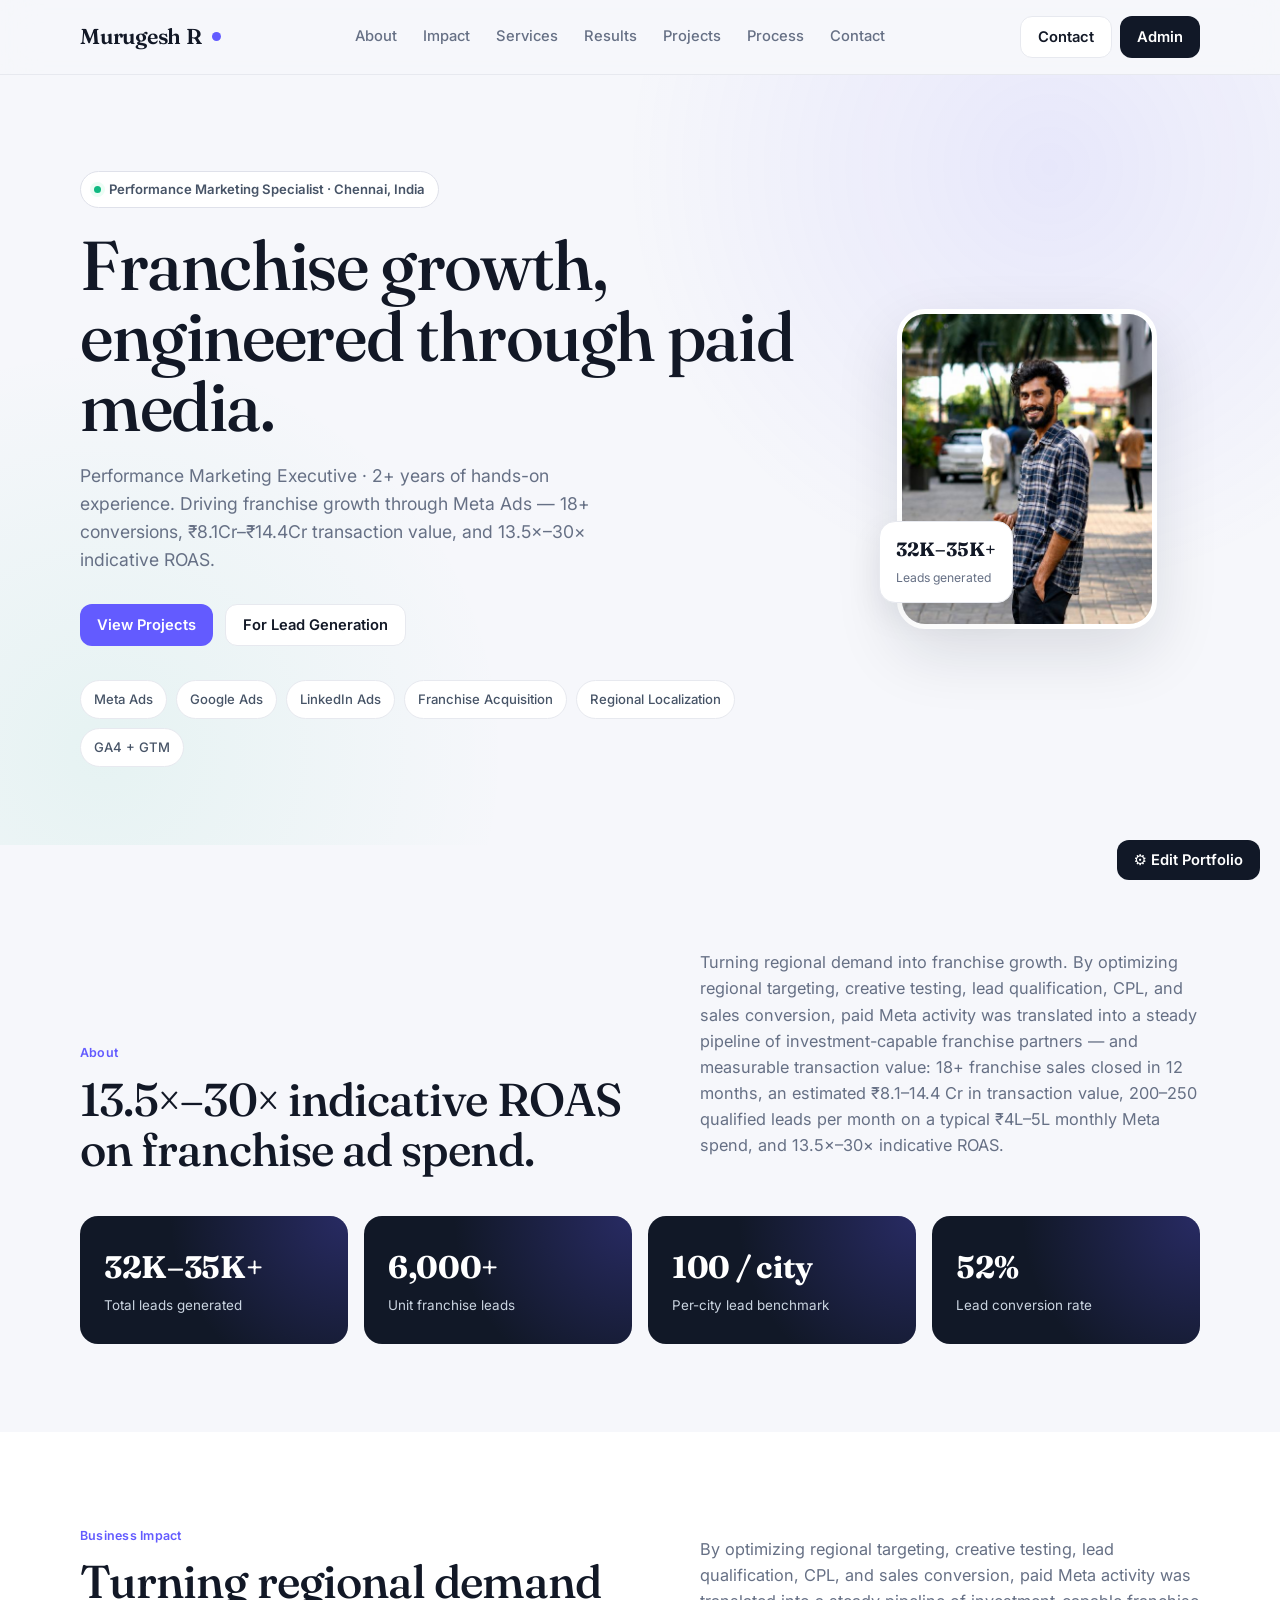
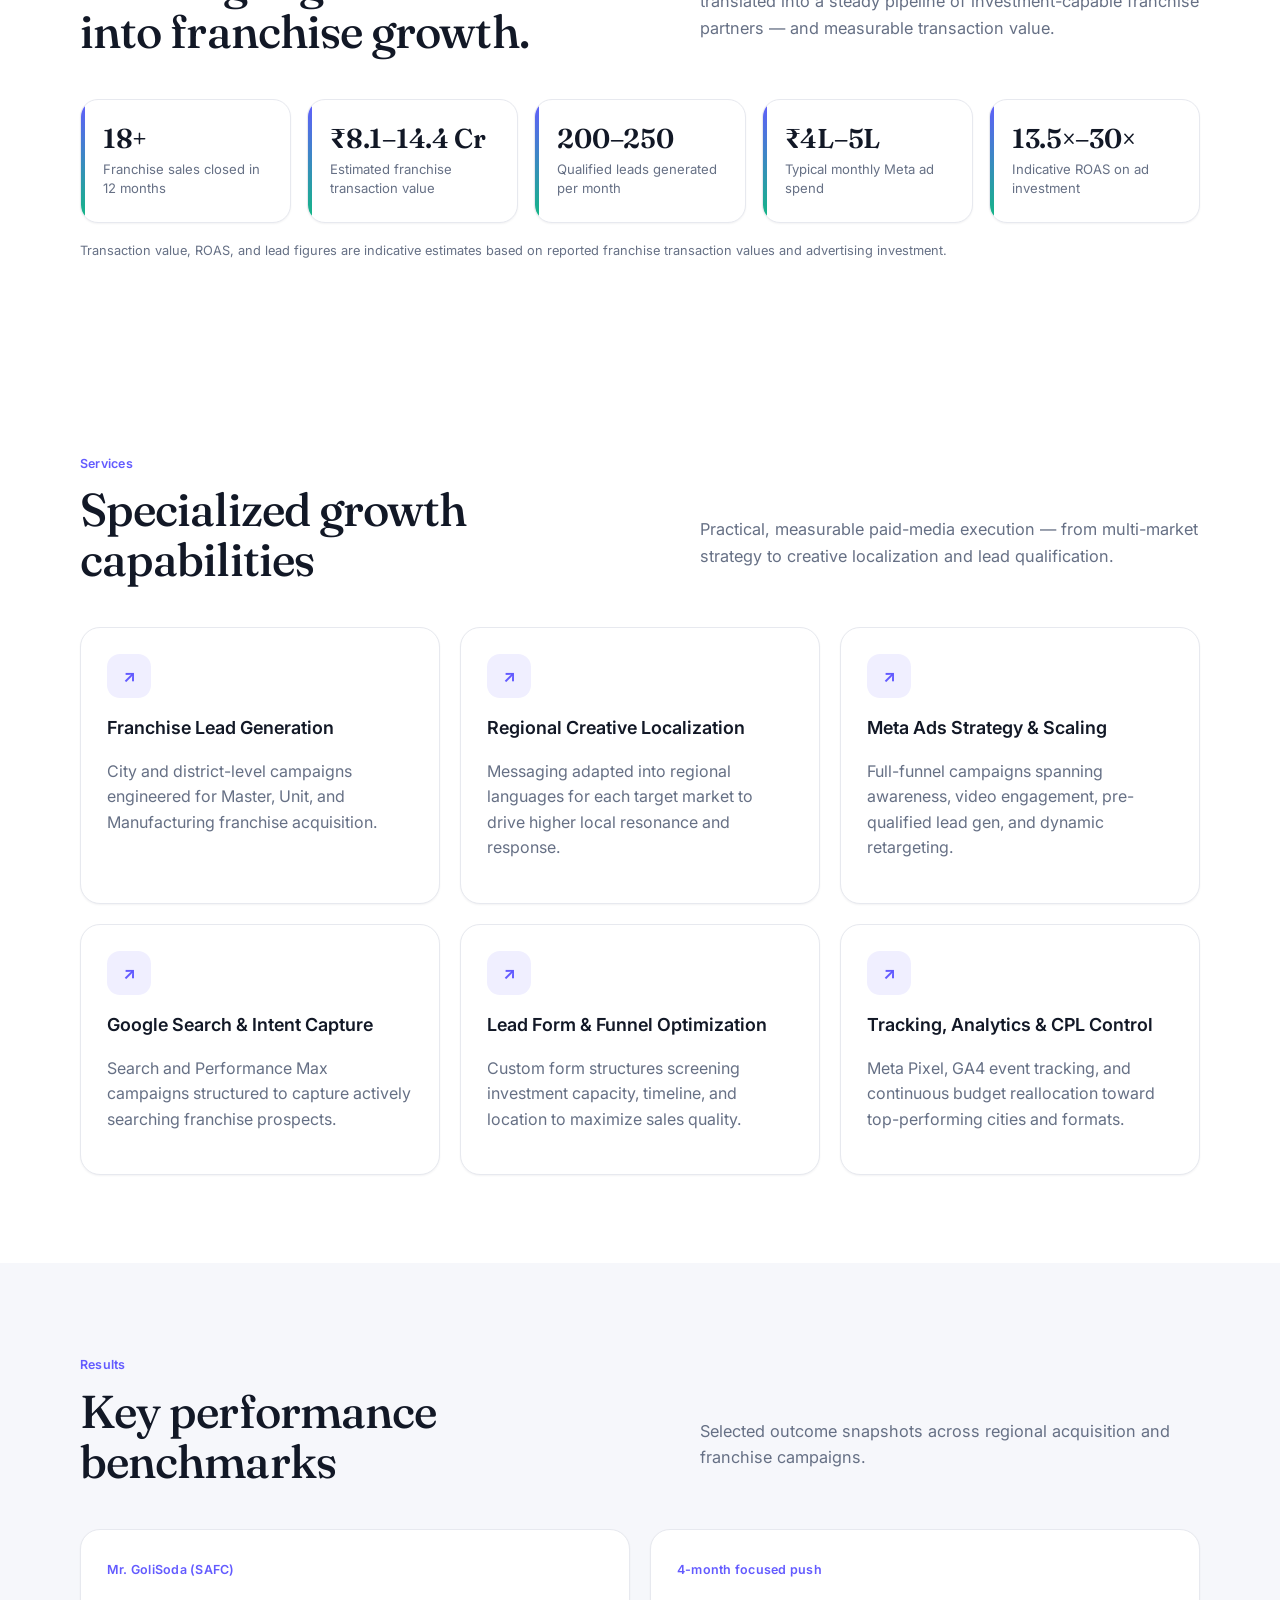
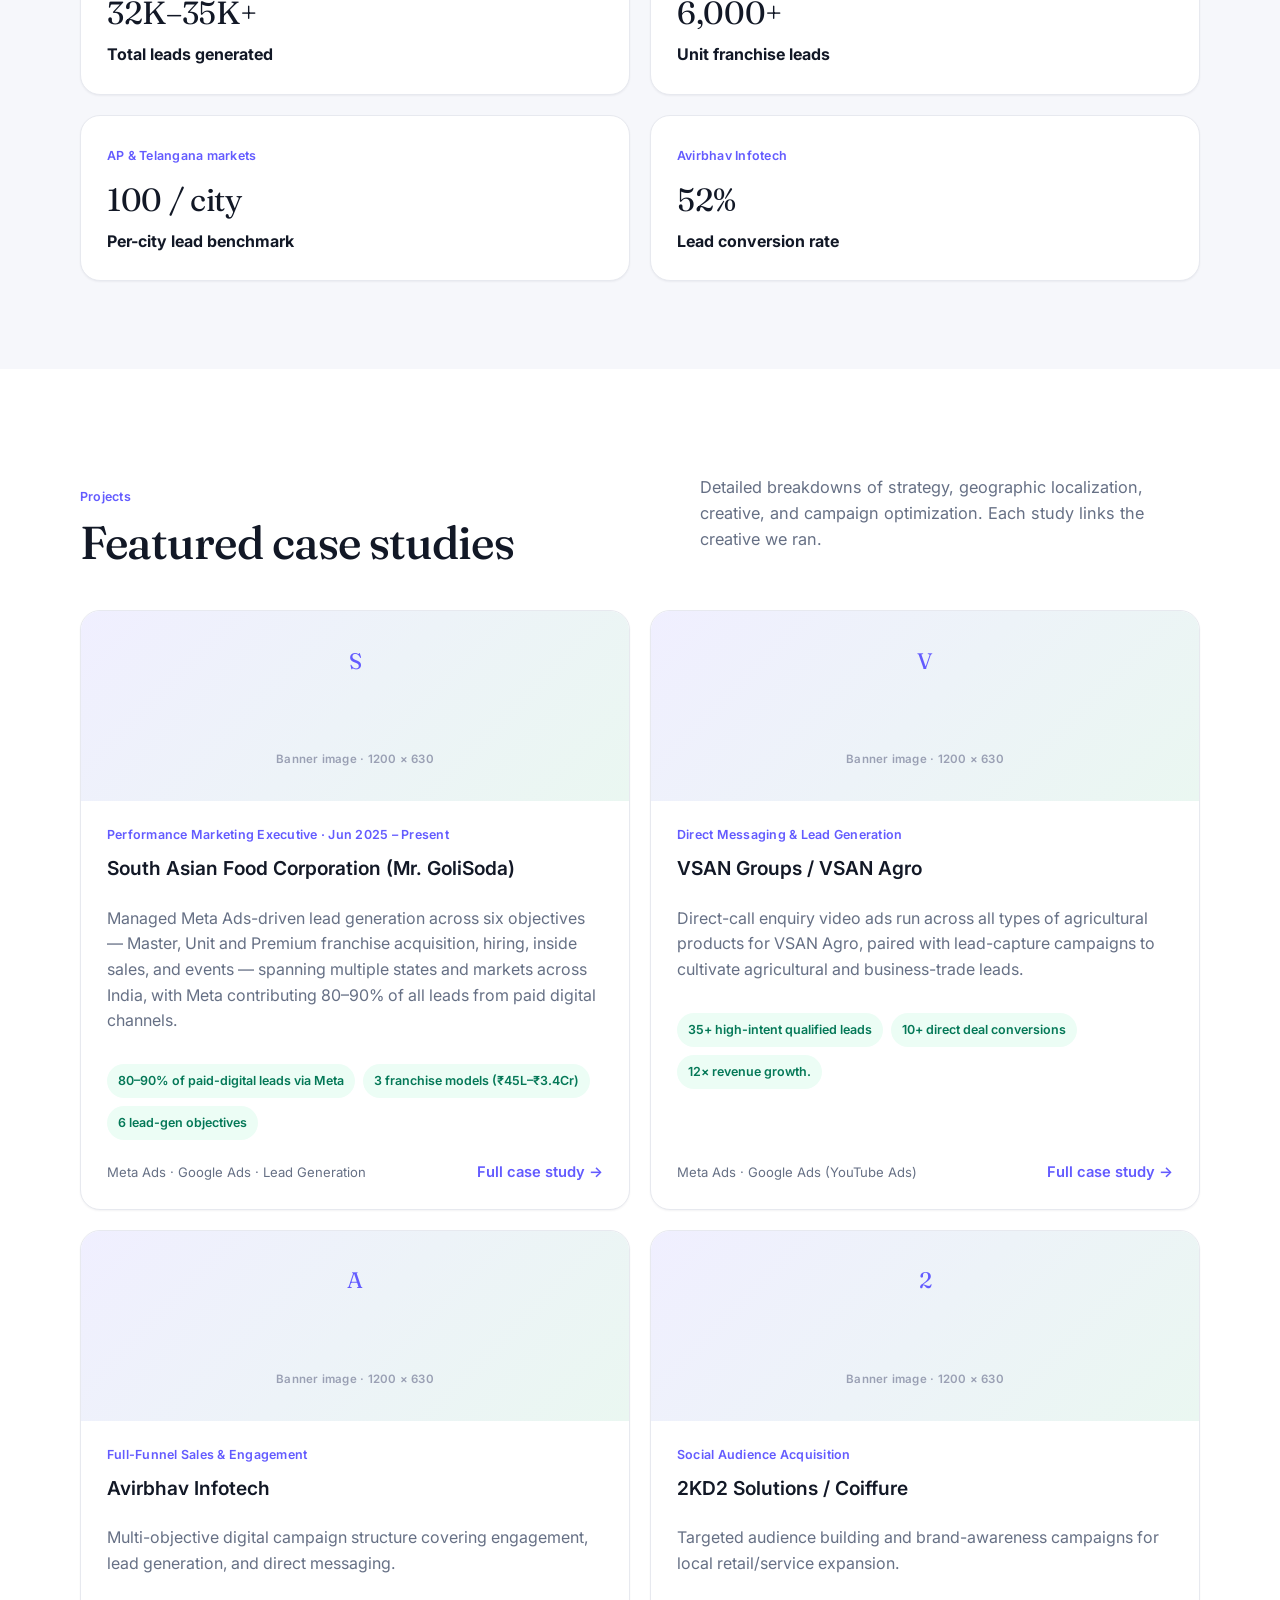
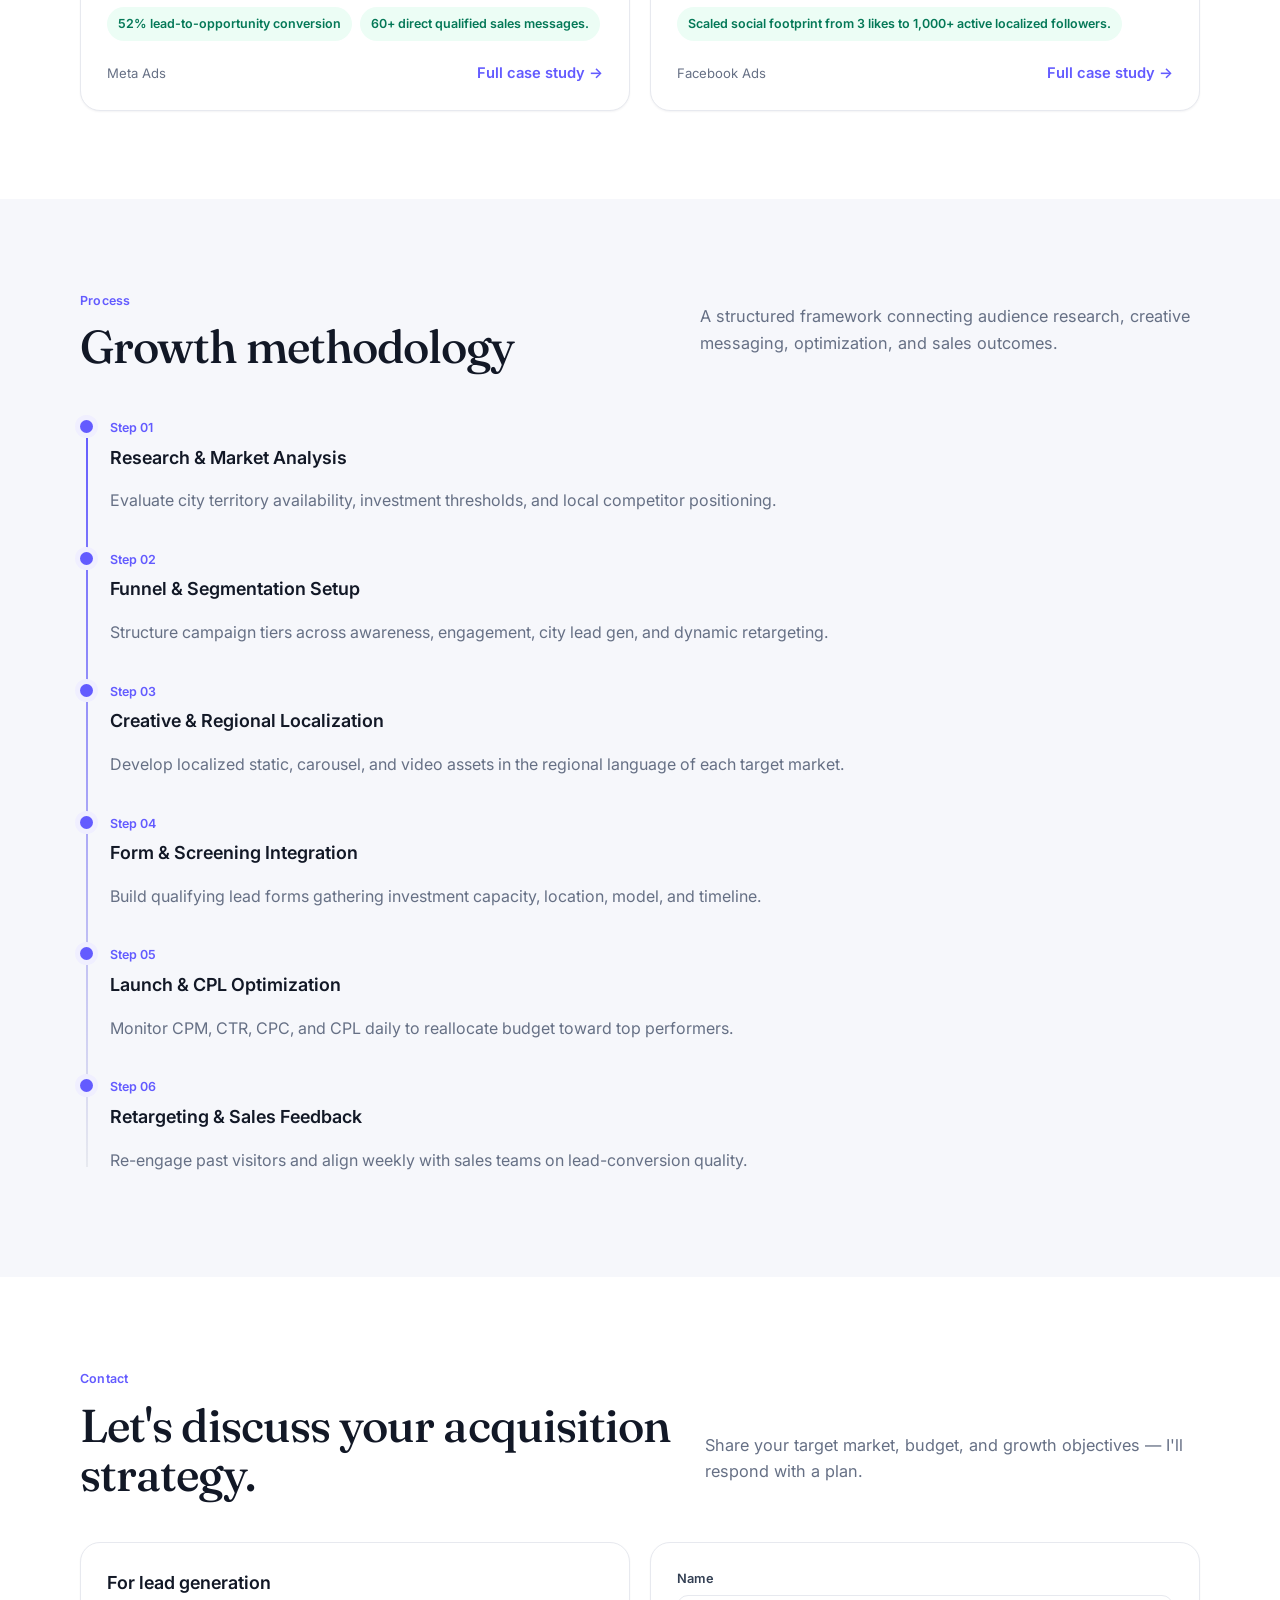
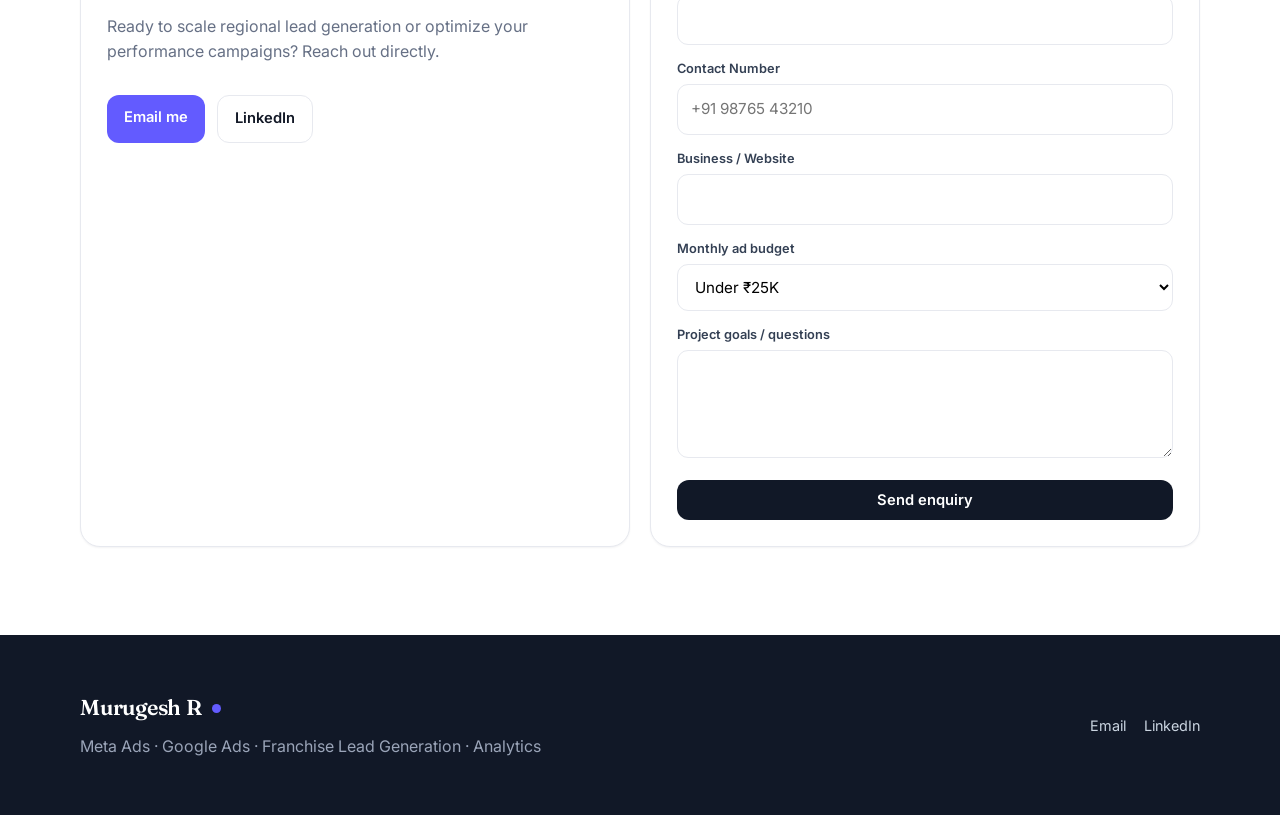
<file: murugesh-portfolio.html>
<!DOCTYPE html>
<html lang="en">
<head>
<meta charset="UTF-8">
<meta name="viewport" content="width=device-width, initial-scale=1.0">
<meta name="description" content="Murugesh R — Performance Marketing Specialist. Meta Ads, Google Ads, franchise lead generation, and analytics across South Asian markets.">
<title>Murugesh R — Performance Marketing Specialist</title>
<link rel="preconnect" href="https://fonts.googleapis.com">
<link rel="preconnect" href="https://fonts.gstatic.com" crossorigin>
<link href="https://fonts.googleapis.com/css2?family=Fraunces:opsz,wght@9..144,400;9..144,500;9..144,600&family=Inter:wght@400;500;600;700&display=swap" rel="stylesheet">
<style>
:root {
  --bg: #f6f7fb;
  --card: #ffffff;
  --text: #121826;
  --muted: #667085;
  --line: #e7e9ef;
  --accent: #635bff;
  --accent-soft: #f0efff;
  --accent2: #10b981;
  --accent2-soft: #ecfdf5;
  --dark: #111827;
  --shadow-sm: 0 1px 2px rgba(16,24,40,.05);
  --shadow: 0 12px 34px rgba(16,24,40,.07);
  --shadow-lg: 0 24px 64px rgba(16,24,40,.12);
  --radius: 20px;
  --radius-lg: 26px;
  --display: "Fraunces", Georgia, "Times New Roman", serif;
  --sans: "Inter", ui-sans-serif, system-ui, -apple-system, BlinkMacSystemFont, "Segoe UI", sans-serif;
}
* { box-sizing: border-box; }
html { scroll-behavior: smooth; }
body {
  margin: 0;
  font-family: var(--sans);
  background: var(--bg);
  color: var(--text);
  line-height: 1.6;
  -webkit-font-smoothing: antialiased;
  text-rendering: optimizeLegibility;
}
a { text-decoration: none; color: inherit; }
img { max-width: 100%; }
.container { width: min(1120px, 92%); margin: auto; }

/* ---------- Nav ---------- */
.nav { position: sticky; top: 0; z-index: 50; background: rgba(246,247,251,.82); backdrop-filter: blur(18px); -webkit-backdrop-filter: blur(18px); border-bottom: 1px solid var(--line); }
.navin { height: 74px; display: flex; align-items: center; justify-content: space-between; }
.brand { font-family: var(--display); font-weight: 600; font-size: 1.35rem; letter-spacing: -.01em; display: flex; align-items: center; gap: 10px; }
.brand .dot { width: 9px; height: 9px; border-radius: 50%; background: var(--accent); display: inline-block; }
.links { display: flex; gap: 26px; font-size: .92rem; color: var(--muted); font-weight: 500; }
.links a { position: relative; padding: 4px 0; }
.links a:hover { color: var(--text); }
.actions { display: flex; gap: 8px; }
.btn { border: 0; border-radius: 12px; padding: 11px 17px; font-weight: 600; font-size: .92rem; cursor: pointer; transition: transform .18s ease, box-shadow .18s ease, background .18s ease; font-family: var(--sans); }
.btn:active { transform: translateY(0); }
.primary { background: var(--dark); color: #fff; }
.primary:hover { transform: translateY(-2px); box-shadow: var(--shadow); }
.secondary { background: #fff; border: 1px solid var(--line); color: var(--text); }
.secondary:hover { border-color: #cfd3dd; transform: translateY(-2px); }
.accentbtn { background: var(--accent); color: #fff; }
.accentbtn:hover { transform: translateY(-2px); box-shadow: 0 10px 24px rgba(99,91,255,.28); }

/* ---------- Hero ---------- */
.hero { padding: 96px 0 78px; background:
  radial-gradient(circle at 82% 12%, rgba(99,91,255,.10), transparent 34%),
  radial-gradient(circle at 8% 88%, rgba(16,185,129,.07), transparent 30%); }
.hero-grid { display: grid; grid-template-columns: 1.35fr .65fr; gap: 54px; align-items: center; }
.eyebrow { display: inline-flex; align-items: center; gap: 8px; padding: 7px 13px; border: 1px solid #dfe1ea; border-radius: 999px; background: #fff; color: #475467; font-size: .82rem; font-weight: 600; }
.eyebrow .live { width: 7px; height: 7px; border-radius: 50%; background: var(--accent2); box-shadow: 0 0 0 4px var(--accent2-soft); }
.hero h1 { font-family: var(--display); font-weight: 500; font-size: clamp(2.6rem, 5.4vw, 4.4rem); line-height: 1.02; letter-spacing: -.02em; margin: 22px 0 20px; }
.hero p { max-width: 560px; color: var(--muted); font-size: 1.1rem; }
.cta { display: flex; gap: 12px; flex-wrap: wrap; margin-top: 30px; }
.trust { display: flex; gap: 9px; flex-wrap: wrap; margin-top: 34px; }
.pill { background: #fff; border: 1px solid var(--line); padding: 8px 13px; border-radius: 999px; font-size: .82rem; color: #475467; font-weight: 500; }

/* Profile photo block */
.profile-wrap { position: relative; justify-self: center; }
.profile-frame { position: relative; width: 260px; height: 320px; border-radius: 28px; overflow: hidden; box-shadow: var(--shadow-lg); border: 5px solid #fff; background: #e9ebf2; }
.profile-frame img { width: 100%; height: 100%; object-fit: cover; display: block; }
.profile-badge { position: absolute; left: -18px; bottom: 26px; background: #fff; border: 1px solid var(--line); border-radius: 16px; padding: 12px 16px; box-shadow: var(--shadow); }
.profile-badge b { display: block; font-family: var(--display); font-size: 1.2rem; }
.profile-badge span { font-size: .76rem; color: var(--muted); }
.photo-tools { position: absolute; top: 12px; right: 12px; display: none; gap: 6px; }
.photo-tools.show { display: flex; }
.icon-btn { width: 34px; height: 34px; border-radius: 10px; border: 0; background: rgba(17,24,39,.78); color: #fff; cursor: pointer; display: grid; place-items: center; font-size: .95rem; backdrop-filter: blur(4px); transition: background .18s; }
.icon-btn:hover { background: rgba(17,24,39,.95); }
.icon-btn.del:hover { background: #b42318; }

/* ---------- Sections ---------- */
.section { padding: 88px 0; }
.section.alt { background: #fff; }
.section-head { display: flex; justify-content: space-between; gap: 28px; align-items: end; margin-bottom: 42px; }
.section h2 { font-family: var(--display); font-weight: 500; font-size: clamp(1.9rem, 3.6vw, 2.9rem); line-height: 1.08; letter-spacing: -.02em; margin: 10px 0 0; }
.tag { display: inline-block; font-size: .78rem; font-weight: 600; letter-spacing: .02em; color: var(--accent); }
.section-intro { max-width: 500px; color: var(--muted); font-size: 1.02rem; }

/* Grids */
.grid { display: grid; gap: 20px; }
.grid3 { grid-template-columns: repeat(3, 1fr); }
.grid2 { grid-template-columns: repeat(2, 1fr); }
.card { background: var(--card); border: 1px solid var(--line); border-radius: var(--radius); padding: 26px; box-shadow: var(--shadow-sm); transition: box-shadow .2s ease, transform .2s ease, border-color .2s ease; }
.grid .card:hover { box-shadow: var(--shadow); }
.icon { width: 44px; height: 44px; display: grid; place-items: center; border-radius: 13px; background: var(--accent-soft); color: var(--accent); font-weight: 700; font-size: 1.05rem; margin-bottom: 16px; }
.card h3 { margin: 0 0 8px; font-size: 1.12rem; font-weight: 600; }
.muted { color: var(--muted); }

/* Stats */
.stats { display: grid; grid-template-columns: repeat(4, 1fr); gap: 16px; }
.stat { padding: 26px 24px; border-radius: 18px; background: var(--dark); color: #fff; position: relative; overflow: hidden; }
.stat:before { content: ""; position: absolute; inset: 0; background: radial-gradient(circle at 100% 0%, rgba(99,91,255,.35), transparent 60%); opacity: .8; }
.stat b { font-family: var(--display); display: block; font-size: 1.95rem; letter-spacing: -.01em; position: relative; }
.stat span { color: #cbd5e1; font-size: .84rem; position: relative; }

/* Result cards */
.result-card { text-align: left; }
.result-card .rv { font-family: var(--display); font-size: 2rem; margin: 6px 0 4px; letter-spacing: -.01em; }

/* ---------- Projects ---------- */
.project { display: flex; flex-direction: column; overflow: hidden; padding: 0; }
.project-img { width: 100%; height: 190px; object-fit: cover; display: block; background: linear-gradient(135deg, #eef0f6, #e3e6f0); }
.project-noimg { width: 100%; height: 190px; display: grid; place-items: center; background: linear-gradient(135deg, var(--accent-soft), #eaf7f1); color: var(--accent); font-family: var(--display); font-size: 1.4rem; }
.project-body { padding: 24px 26px 26px; display: flex; flex-direction: column; flex: 1; }
.project h3 { margin: 8px 0 6px; font-size: 1.2rem; font-weight: 600; }
.result-row { display: flex; flex-wrap: wrap; gap: 8px; margin: 14px 0 16px; }
.result { padding: 7px 11px; background: var(--accent2-soft); color: #047857; border-radius: 999px; font-size: .78rem; font-weight: 600; }
.creative-chips { display: flex; flex-wrap: wrap; gap: 7px; margin-bottom: 14px; }
.chip { display: inline-flex; align-items: center; gap: 5px; padding: 6px 10px; border-radius: 999px; font-size: .74rem; font-weight: 600; border: 1px solid var(--line); background: #fff; color: #475467; transition: border-color .18s, color .18s; }
.chip:hover { border-color: var(--accent); color: var(--accent); }
.chip.video { background: #fff4f4; border-color: #ffd9d9; color: #c0362e; }
.chip.image { background: var(--accent-soft); border-color: #ddd9ff; color: var(--accent); }
.chip.carousel { background: #fff8ec; border-color: #ffe6b8; color: #b7791f; }
.project-footer { margin-top: auto; display: flex; justify-content: space-between; align-items: center; gap: 12px; padding-top: 6px; }
.project-footer .ch { font-size: .82rem; color: var(--muted); }
.text-btn { border: 0; background: none; color: var(--accent); font-weight: 600; cursor: pointer; font-size: .92rem; font-family: var(--sans); padding: 0; }
.text-btn:hover { text-decoration: underline; }

/* ---------- Timeline ---------- */
.timeline { position: relative; padding-left: 30px; }
.timeline:before { content: ""; position: absolute; left: 6px; top: 6px; bottom: 6px; width: 2px; background: linear-gradient(var(--accent), var(--line)); }
.time { position: relative; margin-bottom: 32px; }
.time:last-child { margin-bottom: 0; }
.time:before { content: ""; position: absolute; left: -30px; top: 6px; width: 13px; height: 13px; border-radius: 50%; background: var(--accent); box-shadow: 0 0 0 5px var(--accent-soft); }
.time .step { font-size: .78rem; font-weight: 600; color: var(--accent); }
.time h3 { margin: 4px 0 6px; font-size: 1.12rem; font-weight: 600; }

/* ---------- Contact ---------- */
.contact-grid { display: grid; grid-template-columns: 1fr 1fr; gap: 20px; }
.form { display: grid; gap: 14px; }
.form label { font-size: .8rem; font-weight: 600; display: block; margin-bottom: 5px; color: #344054; }
.form input, .form textarea, .form select { width: 100%; padding: 12px 13px; border: 1px solid var(--line); border-radius: 11px; font: inherit; font-size: .95rem; background: #fff; transition: border-color .18s, box-shadow .18s; }
.form input:focus, .form textarea:focus, .form select:focus { outline: none; border-color: var(--accent); box-shadow: 0 0 0 3px rgba(99,91,255,.12); }
.form textarea { min-height: 108px; resize: vertical; }

/* ---------- Footer ---------- */
.footer { padding: 56px 0; background: var(--dark); color: #fff; }
.footer-top { display: flex; justify-content: space-between; align-items: center; gap: 20px; flex-wrap: wrap; }
.footer .brand { color: #fff; }
.footer .muted { color: #9aa4b8; }
.footer-links { display: flex; gap: 18px; }
.footer-links a { color: #cbd5e1; font-size: .9rem; }
.footer-links a:hover { color: #fff; }

/* ---------- Admin ---------- */
.adminbar { position: fixed; right: 20px; bottom: 20px; z-index: 80; }
.admin-panel { position: fixed; right: 20px; bottom: 78px; width: min(440px, calc(100% - 40px)); max-height: 78vh; overflow: auto; background: #fff; border: 1px solid var(--line); border-radius: 22px; box-shadow: var(--shadow-lg); padding: 20px; display: none; z-index: 79; }
.admin-panel.open { display: block; }
.admin-head { display: flex; justify-content: space-between; align-items: center; margin-bottom: 4px; }
.admin-head h3 { margin: 0; font-family: var(--display); font-weight: 600; }
.admin-section { border-top: 1px solid var(--line); padding-top: 16px; margin-top: 16px; }
.admin-section > b { font-size: .82rem; letter-spacing: .01em; color: #344054; display: block; margin-bottom: 8px; }
.edit-row { display: flex; gap: 7px; align-items: center; padding: 9px 0; border-bottom: 1px solid #f1f2f5; }
.edit-row:last-child { border-bottom: 0; }
.edit-row span { flex: 1; font-size: .88rem; overflow: hidden; text-overflow: ellipsis; white-space: nowrap; }
.small { padding: 7px 10px; font-size: .76rem; border-radius: 9px; }
.danger { color: #b42318; background: #fef3f2; border: 1px solid #fee4e2; }
.danger:hover { background: #fee4e2; }

/* ---------- Modal ---------- */
.modal { position: fixed; inset: 0; background: rgba(15,23,42,.6); display: none; align-items: flex-start; justify-content: center; padding: 40px 20px; z-index: 100; overflow-y: auto; }
.modal.open { display: flex; }
.modalbox { background: #fff; border-radius: 24px; width: min(840px, 100%); margin: auto; padding: 34px; box-shadow: var(--shadow-lg); }
.modalclose { float: right; border: 0; background: #f2f4f7; border-radius: 50%; width: 38px; height: 38px; cursor: pointer; font-size: 1.2rem; line-height: 1; color: #475467; transition: background .18s; }
.modalclose:hover { background: #e4e7ec; }
.modalbox h2 { font-family: var(--display); font-weight: 500; letter-spacing: -.01em; margin-top: 6px; }
.modalbox h3 { font-size: 1.02rem; font-weight: 600; margin: 20px 0 6px; }
.modal-hint { font-size: .8rem; color: var(--muted); margin: -4px 0 4px; }

/* Media inside modal */
.media-container { margin: 16px 0; border-radius: 16px; overflow: hidden; border: 1px solid var(--line); }
.media-container img { width: 100%; max-height: 440px; object-fit: cover; display: block; }
.media-container video, .media-container iframe { width: 100%; height: 380px; border: 0; display: block; }
.media-label { font-size: .78rem; font-weight: 600; color: var(--muted); margin: 18px 0 8px; }
.creative-links { display: flex; flex-wrap: wrap; gap: 9px; }
.creative-links a { display: inline-flex; align-items: center; gap: 6px; padding: 9px 13px; border-radius: 11px; border: 1px solid var(--line); font-size: .86rem; font-weight: 600; background: #fff; transition: border-color .18s, transform .18s; }
.creative-links a:hover { border-color: var(--accent); transform: translateY(-1px); }

/* Channel tabs */
.channel-buttons { display: flex; gap: 8px; flex-wrap: wrap; margin: 10px 0 2px; }
.channel-tabs { display: flex; gap: 7px; flex-wrap: wrap; margin: 18px 0 14px; }
.channel-tabs .active { background: var(--dark); color: #fff; }
.channel-content { background: #f8f9fc; border: 1px solid var(--line); border-radius: 16px; padding: 18px; line-height: 1.65; }
.channel-campaigns { display: flex; gap: 8px; flex-wrap: wrap; }
.channel-campaigns span { background: #fff; border: 1px solid var(--line); padding: 7px 11px; border-radius: 999px; font-size: .78rem; font-weight: 500; }

/* Dynamic creative rows in project form */
.creative-editor { border: 1px dashed var(--line); border-radius: 12px; padding: 12px; margin-bottom: 6px; }
.creative-editor .cr-row { display: flex; gap: 7px; margin-bottom: 7px; }
.creative-editor .cr-row:last-child { margin-bottom: 0; }
.creative-editor input { flex: 1; }
.creative-editor .cr-type { max-width: 130px; }
.rm-btn { border: 0; background: #fef3f2; color: #b42318; border-radius: 9px; width: 40px; cursor: pointer; font-size: 1rem; }
.rm-btn:hover { background: #fee4e2; }

hr.rule { border: 0; border-top: 1px solid var(--line); margin: 18px 0; }

/* ---------- Detailed case study (GoliSoda) ---------- */
.cs-hero { background: linear-gradient(135deg, var(--dark), #1e2740); color: #fff; border-radius: 18px; padding: 26px 28px; margin: 4px 0 22px; position: relative; overflow: hidden; }
.cs-hero:before { content: ""; position: absolute; inset: 0; background: radial-gradient(circle at 100% 0%, rgba(99,91,255,.4), transparent 55%); }
.cs-hero .tag { color: #b9b4ff; position: relative; }
.cs-hero h2 { color: #fff; margin: 8px 0 6px; position: relative; }
.cs-hero p { color: #cbd5e1; margin: 0; max-width: 560px; position: relative; font-size: .96rem; }
.cs-hero .cs-role { display: inline-flex; align-items: center; gap: 7px; font-size: .8rem; color: #e5e7eb; margin-top: 14px; position: relative; }
.cs-hero .cs-role b { color: #fff; font-weight: 600; }

.cs-metrics { display: grid; grid-template-columns: repeat(auto-fit, minmax(120px, 1fr)); gap: 12px; margin: 0 0 22px; }
.cs-metric { background: #f8f9fc; border: 1px solid var(--line); border-radius: 14px; padding: 15px 16px; }
.cs-metric b { font-family: var(--display); font-size: 1.5rem; display: block; letter-spacing: -.01em; color: var(--text); }
.cs-metric span { font-size: .78rem; color: var(--muted); }

.cs-section { margin: 26px 0 0; }
.cs-section > h3 { font-family: var(--display); font-weight: 500; font-size: 1.4rem; letter-spacing: -.01em; margin: 0 0 4px; }
.cs-section > .cs-sub { color: var(--muted); font-size: .92rem; margin: 0 0 16px; }

.cs-vertical { border: 1px solid var(--line); border-radius: 16px; padding: 20px 22px; margin-bottom: 14px; background: #fff; transition: border-color .2s, box-shadow .2s; }
.cs-vertical:hover { border-color: #d7d4ff; box-shadow: var(--shadow-sm); }
.cs-vertical .cs-vhead { display: flex; align-items: center; gap: 12px; flex-wrap: wrap; margin-bottom: 4px; }
.cs-vnum { width: 30px; height: 30px; flex: none; border-radius: 9px; background: var(--accent-soft); color: var(--accent); font-weight: 700; font-size: .9rem; display: grid; place-items: center; }
.cs-vertical h4 { margin: 0; font-size: 1.06rem; font-weight: 600; }
.cs-invest { margin-left: auto; background: var(--accent2-soft); color: #047857; font-size: .78rem; font-weight: 600; padding: 5px 11px; border-radius: 999px; }
.cs-vertical > p { color: #475467; font-size: .92rem; margin: 8px 0 0; }
.cs-vertical .cs-flow { display: inline-flex; flex-wrap: wrap; align-items: center; gap: 6px; margin-top: 14px; font-size: .78rem; }
.cs-vertical .cs-flow span { background: #f2f4f7; border: 1px solid var(--line); padding: 5px 10px; border-radius: 8px; font-weight: 500; color: #344054; }
.cs-vertical .cs-flow i { color: var(--accent); font-style: normal; font-weight: 700; }

.cs-list { list-style: none; padding: 0; margin: 12px 0 0; display: grid; gap: 7px; }
.cs-list li { position: relative; padding-left: 22px; font-size: .9rem; color: #475467; }
.cs-list li:before { content: "▹"; position: absolute; left: 0; color: var(--accent); font-weight: 700; }

.cs-cols { display: grid; grid-template-columns: 1fr 1fr; gap: 20px; }
.cs-block { background: #f8f9fc; border: 1px solid var(--line); border-radius: 14px; padding: 16px 18px; }
.cs-block h5 { margin: 0 0 8px; font-size: .82rem; font-weight: 700; letter-spacing: .03em; text-transform: uppercase; color: var(--accent); }

.cs-tags { display: flex; flex-wrap: wrap; gap: 7px; margin-top: 12px; }
.cs-tags span { background: #fff; border: 1px solid var(--line); padding: 6px 11px; border-radius: 999px; font-size: .78rem; color: #475467; font-weight: 500; }

.cs-framework { counter-reset: fw; display: grid; gap: 10px; margin-top: 4px; }
.cs-fw { display: flex; gap: 14px; align-items: flex-start; padding: 14px 16px; border: 1px solid var(--line); border-radius: 13px; background: #fff; }
.cs-fw:before { counter-increment: fw; content: counter(fw, decimal-leading-zero); font-family: var(--display); font-size: 1.15rem; color: var(--accent); flex: none; min-width: 32px; }
.cs-fw h5 { margin: 0 0 2px; font-size: .98rem; font-weight: 600; }
.cs-fw p { margin: 0; font-size: .86rem; color: var(--muted); }

@media (max-width: 640px) {
  .cs-cols { grid-template-columns: 1fr; }
  .cs-invest { margin-left: 0; }
}

/* Featured impact block */
.cs-impact { background: linear-gradient(135deg, #101828, #1c2540); border-radius: 18px; padding: 28px 28px 24px; margin: 26px 0 0; color: #fff; position: relative; overflow: hidden; }
.cs-impact:before { content: ""; position: absolute; inset: 0; background: radial-gradient(circle at 8% 100%, rgba(16,185,129,.28), transparent 45%), radial-gradient(circle at 100% 0%, rgba(99,91,255,.32), transparent 50%); }
.cs-impact .tag { color: #9be8c9; position: relative; }
.cs-impact h3 { font-family: var(--display); font-weight: 500; font-size: clamp(1.5rem, 3vw, 2rem); letter-spacing: -.01em; color: #fff; margin: 8px 0 18px; position: relative; }
.cs-impact-grid { display: grid; grid-template-columns: repeat(auto-fit, minmax(150px, 1fr)); gap: 14px; position: relative; }
.cs-impact-card { background: rgba(255,255,255,.06); border: 1px solid rgba(255,255,255,.12); border-radius: 14px; padding: 18px; backdrop-filter: blur(4px); }
.cs-impact-card b { font-family: var(--display); font-size: 1.65rem; display: block; letter-spacing: -.01em; line-height: 1.1; }
.cs-impact-card span { font-size: .82rem; color: #cbd5e1; display: block; margin-top: 5px; }
.cs-impact-note { position: relative; margin: 16px 0 0; font-size: .8rem; color: #94a3b8; }
.cs-impact-lead { position: relative; color: #e2e8f0; font-size: .96rem; margin: 0 0 18px; max-width: 620px; }

/* Business Impact section (page-level) */
.impact-grid { display: grid; grid-template-columns: repeat(5, 1fr); gap: 16px; }
.impact-card { position: relative; overflow: hidden; background: var(--card); border: 1px solid var(--line); border-radius: 18px; padding: 24px 22px; box-shadow: var(--shadow-sm); transition: transform .2s ease, box-shadow .2s ease, border-color .2s ease; }
.impact-card:hover { transform: translateY(-3px); box-shadow: var(--shadow); border-color: #d7d4ff; }
.impact-card:before { content: ""; position: absolute; left: 0; top: 0; bottom: 0; width: 4px; background: linear-gradient(var(--accent), var(--accent2)); }
.impact-card .iv { font-family: var(--display); font-weight: 600; font-size: 1.7rem; letter-spacing: -.01em; line-height: 1.05; color: var(--text); }
.impact-card .il { font-size: .82rem; color: var(--muted); margin-top: 7px; line-height: 1.45; }
.impact-note { color: var(--muted); font-size: .8rem; margin-top: 18px; }
@media (max-width: 1000px) { .impact-grid { grid-template-columns: repeat(2, 1fr); } }
@media (max-width: 560px) { .impact-grid { grid-template-columns: 1fr; } }

/* Project banner placeholder — shows recommended image size */
.project-noimg { flex-direction: column; gap: 6px; text-align: center; }
.project-noimg .ph-dim { font-family: var(--sans); font-size: .72rem; font-weight: 600; color: #9aa0b4; letter-spacing: .02em; }

@media (max-width: 900px) {
  .hero-grid { grid-template-columns: 1fr; gap: 40px; }
  .profile-wrap { justify-self: start; }
}
@media (max-width: 820px) {
  .links { display: none; }
  .grid3, .grid2, .stats, .contact-grid { grid-template-columns: 1fr; }
  .hero { padding: 60px 0 56px; }
  .section { padding: 62px 0; }
  .section-head { display: block; }
  .section-intro { margin-top: 12px; }
  .navin { height: 64px; }
  .modalbox { padding: 24px; }
}
</style>
</head>
<body>

<header class="nav"><div class="container navin">
  <a class="brand" href="#home">Murugesh R <span class="dot"></span></a>
  <nav class="links">
    <a href="#about">About</a>
    <a href="#impact">Impact</a>
    <a href="#services">Services</a>
    <a href="#results">Results</a>
    <a href="#work">Projects</a>
    <a href="#process">Process</a>
    <a href="#contact">Contact</a>
  </nav>
  <div class="actions">
    <button class="btn secondary" onclick="scrollToId('contact')">Contact</button>
    <button class="btn primary" onclick="toggleAdmin()">Admin</button>
  </div>
</div></header>

<main>
<!-- HERO -->
<section class="hero" id="home"><div class="container">
  <div class="hero-grid">
    <div>
      <span class="eyebrow"><span class="live"></span> Performance Marketing Specialist · Chennai, India</span>
      <h1 id="heroTitle"></h1>
      <p id="heroSummary"></p>
      <div class="cta">
        <button class="btn accentbtn" onclick="scrollToId('work')">View Projects</button>
        <button class="btn secondary" onclick="scrollToId('contact')">For Lead Generation</button>
      </div>
      <div class="trust" id="heroPills"></div>
    </div>
    <div class="profile-wrap">
      <div class="profile-frame">
        <img id="profileImg" alt="Murugesh R">
        <div class="photo-tools" id="photoTools">
          <button class="icon-btn" title="Edit photo" onclick="editPhoto()">✎</button>
          <button class="icon-btn del" title="Delete photo" onclick="deletePhoto()">🗑</button>
        </div>
      </div>
      <div class="profile-badge">
        <b id="badgeMetric">35K+</b>
        <span>Leads generated</span>
      </div>
    </div>
  </div>
</div></section>

<!-- ABOUT -->
<section class="section" id="about"><div class="container">
  <div class="section-head">
    <div><span class="tag">About</span><h2>13.5×–30× indicative ROAS on franchise ad spend.</h2></div>
    <p class="section-intro" id="aboutText"></p>
  </div>
  <div class="stats" id="stats"></div>
</div></section>

<!-- BUSINESS IMPACT -->
<section class="section alt" id="impact"><div class="container">
  <div class="section-head">
    <div><span class="tag">Business Impact</span><h2>Turning regional demand into franchise growth.</h2></div>
    <p class="section-intro">By optimizing regional targeting, creative testing, lead qualification, CPL, and sales conversion, paid Meta activity was translated into a steady pipeline of investment-capable franchise partners — and measurable transaction value.</p>
  </div>
  <div class="impact-grid" id="impactGrid"></div>
  <p class="impact-note">Transaction value, ROAS, and lead figures are indicative estimates based on reported franchise transaction values and advertising investment.</p>
</div></section>

<!-- SERVICES -->
<section class="section alt" id="services"><div class="container">
  <div class="section-head">
    <div><span class="tag">Services</span><h2>Specialized growth capabilities</h2></div>
    <p class="section-intro">Practical, measurable paid-media execution — from multi-market strategy to creative localization and lead qualification.</p>
  </div>
  <div class="grid grid3" id="servicesGrid"></div>
</div></section>

<!-- RESULTS -->
<section class="section" id="results"><div class="container">
  <div class="section-head">
    <div><span class="tag">Results</span><h2>Key performance benchmarks</h2></div>
    <p class="section-intro">Selected outcome snapshots across regional acquisition and franchise campaigns.</p>
  </div>
  <div class="grid grid2" id="resultsGrid"></div>
</div></section>

<!-- PROJECTS -->
<section class="section alt" id="work"><div class="container">
  <div class="section-head">
    <div><span class="tag">Projects</span><h2>Featured case studies</h2></div>
    <p class="section-intro">Detailed breakdowns of strategy, geographic localization, creative, and campaign optimization. Each study links the creative we ran.</p>
  </div>
  <div class="grid grid2" id="projectsGrid"></div>
</div></section>

<!-- PROCESS -->
<section class="section" id="process"><div class="container">
  <div class="section-head">
    <div><span class="tag">Process</span><h2>Growth methodology</h2></div>
    <p class="section-intro">A structured framework connecting audience research, creative messaging, optimization, and sales outcomes.</p>
  </div>
  <div class="timeline" id="processGrid"></div>
</div></section>

<!-- CONTACT -->
<section class="section alt" id="contact"><div class="container">
  <div class="section-head">
    <div><span class="tag">Contact</span><h2>Let's discuss your acquisition strategy.</h2></div>
    <p class="section-intro">Share your target market, budget, and growth objectives — I'll respond with a plan.</p>
  </div>
  <div class="contact-grid">
    <div class="card">
      <h3>For lead generation</h3>
      <p class="muted">Ready to scale regional lead generation or optimize your performance campaigns? Reach out directly.</p>
      <div class="cta">
        <a id="emailLink" class="btn accentbtn" href="#">Email me</a>
        <a id="linkedinLink" class="btn secondary" href="#" target="_blank" rel="noopener">LinkedIn</a>
      </div>
    </div>
    <div class="card">
      <form class="form" onsubmit="submitLead(event)">
        <div><label>Name</label><input id="leadName" required></div>
        <div><label>Contact Number</label><input id="leadPhone" type="tel" placeholder="+91 98765 43210"></div>
        <div><label>Business / Website</label><input id="leadBusiness"></div>
        <div><label>Monthly ad budget</label>
          <select id="leadBudget">
            <option>Under ₹25K</option><option>₹25K–₹50K</option><option>₹50K–₹1L</option><option>₹1L–₹5L</option><option>₹5L+</option>
          </select>
        </div>
        <div><label>Project goals / questions</label><textarea id="leadMessage" required></textarea></div>
        <button class="btn primary">Send enquiry</button>
      </form>
    </div>
  </div>
</div></section>
</main>

<footer class="footer"><div class="container">
  <div class="footer-top">
    <div>
      <div class="brand" id="footerName">Murugesh R <span class="dot"></span></div>
      <p class="muted" style="margin:8px 0 0;">Meta Ads · Google Ads · Franchise Lead Generation · Analytics</p>
    </div>
    <div class="footer-links">
      <a id="footerEmail" href="#">Email</a>
      <a id="footerLinkedin" href="#" target="_blank" rel="noopener">LinkedIn</a>
    </div>
  </div>
</div></footer>

<!-- ADMIN -->
<div class="adminbar"><button class="btn primary" onclick="toggleAdmin()">⚙ Edit Portfolio</button></div>
<aside class="admin-panel" id="adminPanel">
  <div class="admin-head"><h3>Portfolio Admin</h3><button class="btn small secondary" onclick="toggleAdmin()">Close</button></div>
  <p class="muted" style="font-size:.82rem;">Manage every section. Changes save automatically to this browser.</p>
  <div class="admin-section"><button class="btn primary" style="width:100%;" onclick="editProfile()">Edit profile & photo</button></div>
  <div class="admin-section"><b>Skills</b><div id="adminPills"></div><button class="btn small secondary" style="margin-top:8px;" onclick="addPill()">＋ Add skill</button></div>
  <div class="admin-section"><b>Services</b><div id="adminServices"></div><button class="btn small secondary" style="margin-top:8px;" onclick="addService()">＋ Add service</button></div>
  <div class="admin-section"><b>Case studies / projects</b><div id="adminProjects"></div><button class="btn accentbtn small" style="margin-top:8px;" onclick="addProject()">＋ Add project</button></div>
  <div class="admin-section"><b>Results & metrics</b><div id="adminResults"></div><button class="btn small secondary" style="margin-top:8px;" onclick="addResult()">＋ Add metric</button></div>
  <div class="admin-section"><b>Process steps</b><div id="adminProcess"></div><button class="btn small secondary" style="margin-top:8px;" onclick="addProcess()">＋ Add step</button></div>
  <div class="admin-section"><button class="btn small danger" style="width:100%;" onclick="resetData()">Reset to default content</button></div>
</aside>

<div class="modal" id="modal"><div class="modalbox"><button class="modalclose" onclick="closeModal()">×</button><div id="modalContent"></div></div></div>

<script>
window.GMAIL_RECEIVER_EMAIL = window.GMAIL_RECEIVER_EMAIL || "rmurugesh126@gmail.com";
const DEFAULT_PHOTO = "[data-uri]";

const defaultData = {
 profile: {
  name: "Murugesh R",
  title: "Franchise growth, engineered through paid media.",
  summary: "Performance Marketing Executive · 2+ years of hands-on experience. Driving franchise growth through Meta Ads — 18+ conversions, ₹8.1Cr–₹14.4Cr transaction value, and 13.5×–30× indicative ROAS.",
  about: "Turning regional demand into franchise growth. By optimizing regional targeting, creative testing, lead qualification, CPL, and sales conversion, paid Meta activity was translated into a steady pipeline of investment-capable franchise partners — and measurable transaction value: 18+ franchise sales closed in 12 months, an estimated ₹8.1–14.4 Cr in transaction value, 200–250 qualified leads per month on a typical ₹4L–5L monthly Meta spend, and 13.5×–30× indicative ROAS.",
  email: "rmurugesh126@gmail.com",
  linkedin: "https://www.linkedin.com/in/murugesh16/",
  photo: DEFAULT_PHOTO
 },
 pills: ["Meta Ads", "Google Ads", "LinkedIn Ads", "Franchise Acquisition", "Regional Localization", "GA4 + GTM"],
 services: [
  { id: 1, title: "Franchise Lead Generation", desc: "City and district-level campaigns engineered for Master, Unit, and Manufacturing franchise acquisition." },
  { id: 2, title: "Regional Creative Localization", desc: "Messaging adapted into regional languages for each target market to drive higher local resonance and response." },
  { id: 3, title: "Meta Ads Strategy & Scaling", desc: "Full-funnel campaigns spanning awareness, video engagement, pre-qualified lead gen, and dynamic retargeting." },
  { id: 4, title: "Google Search & Intent Capture", desc: "Search and Performance Max campaigns structured to capture actively searching franchise prospects." },
  { id: 5, title: "Lead Form & Funnel Optimization", desc: "Custom form structures screening investment capacity, timeline, and location to maximize sales quality." },
  { id: 6, title: "Tracking, Analytics & CPL Control", desc: "Meta Pixel, GA4 event tracking, and continuous budget reallocation toward top-performing cities and formats." }
 ],
 results: [
  { id: 1, value: "32K–35K+", label: "Total leads generated", detail: "Mr. GoliSoda (SAFC)" },
  { id: 2, value: "6,000+", label: "Unit franchise leads", detail: "4-month focused push" },
  { id: 3, value: "100 / city", label: "Per-city lead benchmark", detail: "AP & Telangana markets" },
  { id: 4, value: "52%", label: "Lead conversion rate", detail: "Avirbhav Infotech" }
 ],
 impact: [
  { id: 1, value: "18+", label: "Franchise sales closed in 12 months" },
  { id: 2, value: "₹8.1–14.4 Cr", label: "Estimated franchise transaction value" },
  { id: 3, value: "200–250", label: "Qualified leads generated per month" },
  { id: 4, value: "₹4L–5L", label: "Typical monthly Meta ad spend" },
  { id: 5, value: "13.5×–30×", label: "Indicative ROAS on ad investment" }
 ],
 projects: [
  {
   id: 1,
   client: "South Asian Food Corporation (Mr. GoliSoda)",
   category: "Performance Marketing Executive · Jun 2025 – Present",
   channels: "Meta Ads · Google Ads · Lead Generation",
   imageUrl: "",
   videoUrl: "",
   creatives: [],
   detailed: true,
   summary: "Managed Meta Ads-driven lead generation across six objectives — Master, Unit and Premium franchise acquisition, hiring, inside sales, and events — spanning multiple states and markets across India, with Meta contributing 80–90% of all leads from paid digital channels.",
   challenge: "Generate commercially relevant, investment-capable enquiries at scale across very different investment tiers and objectives, while balancing lead volume, CPL, and lead quality against continuous sales-team feedback.",
   approach: "Structured campaigns around specific cities and market opportunities rather than broad state-level targeting, with separate targeting, creative, and lead-form strategies per franchise model, role, and objective — optimizing along Reach → Leads → CPL → Lead Quality → Sales Follow-up → Qualified Opportunity.",
   responsibilities: "Campaign strategy, regional targeting, audience segmentation, creative testing, lead-form optimization, budget management, CPL monitoring, lead qualification, performance analysis, and sales-feedback integration.",
   results: "80–90% of paid-digital leads via Meta · 3 franchise models (₹45L–₹3.4Cr) · 6 lead-gen objectives · 6+ states covered · Full strategy-to-optimization ownership."
  },
  {
   id: 2,
   client: "VSAN Groups / VSAN Agro",
   category: "Direct Messaging & Lead Generation",
   channels: "Meta Ads · Google Ads (YouTube Ads)",
   imageUrl: "",
   videoUrl: "",
   creatives: [],
   summary: "Direct-call enquiry video ads run across all types of agricultural products for VSAN Agro, paired with lead-capture campaigns to cultivate agricultural and business-trade leads.",
   challenge: "Generate real-time direct inquiries while increasing final deal-conversion efficiency.",
   approach: "Direct-response WhatsApp campaigns paired with audience segmentation and engagement retargeting.",
   responsibilities: "WhatsApp campaign architecture, audience targeting, ad-copy creative, and conversion optimization. Social media handling (YouTube, LinkedIn, Instagram) and creative generation.",
   results: "35+ high-intent qualified leads · 10+ direct deal conversions · 12× revenue growth."
  },
  {
   id: 3,
   client: "Avirbhav Infotech",
   category: "Full-Funnel Sales & Engagement",
   channels: "Meta Ads",
   imageUrl: "",
   videoUrl: "",
   creatives: [],
   summary: "Multi-objective digital campaign structure covering engagement, lead generation, and direct messaging.",
   challenge: "Filter out broad informational traffic and prioritize prospects ready for technical services.",
   approach: "Objective-based campaign segmentation, interactive lead forms, and direct-message flows.",
   responsibilities: "Campaign setup, audience segmentation, ad copy, and sales-qualification optimization.",
   results: "52% lead-to-opportunity conversion · 60+ direct qualified sales messages."
  },
  {
   id: 4,
   client: "2KD2 Solutions / Coiffure",
   category: "Social Audience Acquisition",
   channels: "Facebook Ads",
   imageUrl: "",
   videoUrl: "",
   creatives: [],
   summary: "Targeted audience building and brand-awareness campaigns for local retail/service expansion.",
   challenge: "Establish initial brand presence and grow engagement from a zero-base audience.",
   approach: "Content engagement campaigns, localized audience targeting, and brand-awareness placements.",
   responsibilities: "Content strategy, campaign execution, audience-growth monitoring.",
   results: "Scaled social footprint from 3 likes to 1,000+ active localized followers."
  }
 ],
 process: [
  { id: 1, title: "Research & Market Analysis", desc: "Evaluate city territory availability, investment thresholds, and local competitor positioning." },
  { id: 2, title: "Funnel & Segmentation Setup", desc: "Structure campaign tiers across awareness, engagement, city lead gen, and dynamic retargeting." },
  { id: 3, title: "Creative & Regional Localization", desc: "Develop localized static, carousel, and video assets in the regional language of each target market." },
  { id: 4, title: "Form & Screening Integration", desc: "Build qualifying lead forms gathering investment capacity, location, model, and timeline." },
  { id: 5, title: "Launch & CPL Optimization", desc: "Monitor CPM, CTR, CPC, and CPL daily to reallocate budget toward top performers." },
  { id: 6, title: "Retargeting & Sales Feedback", desc: "Re-engage past visitors and align weekly with sales teams on lead-conversion quality." }
 ]
};

const goliSodaDetails = {
 google: {
  title: "Google Ads Strategy", subtitle: "Intent Capture & Franchise Search",
  tabs: [
   ["Search Campaigns", "High-intent search campaigns targeting users actively querying business opportunities, franchise availability, and beverage investments."],
   ["Performance Max", "Cross-network assets combining search, display, and YouTube to capture prospect interest across the decision journey."],
   ["Optimization", "Weekly search-term cleanup, exact-match keyword scaling, and conversion tracking aligned with CRM sales milestones."]
  ]
 },
 meta: {
  title: "Meta Ads Strategy", subtitle: "Primary Lead Acquisition Engine",
  tabs: [
   ["Campaign Architecture", "Cold-audience awareness → engagement videos → lead-gen forms → dynamic retargeting → sales qualification."],
   ["Franchise Models", "Custom messaging paths for accessible Unit franchises vs. high-capital Master / Manufacturing territory ownership."],
   ["Regional Languages", "Native conversational copy written in the regional language of each target market for stronger local resonance."],
   ["City Expansion", "Targeted city campaigns answering 'Is Mr. GoliSoda available in my city?' across TN, KA, AP, TS, MH, and expansion zones."]
  ],
  campaigns: ["Unit Franchise Acquisition", "Master Franchise Acquisition", "City-Specific Lead Gen", "District Growth", "Retargeting & Form Openers", "Hiring & Recruitment"]
 },
 linkedin: {
  title: "LinkedIn Ads Strategy", subtitle: "Talent Acquisition & Business Recruitment",
  tabs: [
   ["Targeting", "Professional profile targeting focused on sales managers, regional franchise directors, and business-development leads."],
   ["Execution", "Recruitment-led messaging paired with candidate-screening forms to support internal corporate team expansion."]
  ]
 }
};

const STORAGE_KEY = "murugeshPortfolioPro";
let data = load();

function load() {
 try {
   const saved = JSON.parse(localStorage.getItem(STORAGE_KEY));
   if (!saved) return structuredClone(defaultData);
   // migrate: ensure every project has a creatives array & photo exists
   saved.projects = (saved.projects || []).map(p => ({ ...p, creatives: Array.isArray(p.creatives) ? p.creatives : [] }));
   if (!saved.profile.photo) saved.profile.photo = DEFAULT_PHOTO;
   if (!Array.isArray(saved.impact)) saved.impact = structuredClone(defaultData.impact);
   return saved;
 } catch (e) { return structuredClone(defaultData); }
}

const $ = id => document.getElementById(id);
function save() { try { localStorage.setItem(STORAGE_KEY, JSON.stringify(data)); } catch(e){ alert("Couldn't save — storage may be full (large images)."); } render(); renderAdmin(); }
function esc(s) { return String(s??"").replace(/[&<>"']/g, m => ({"&":"&amp;","<":"&lt;",">":"&gt;",'"':"&quot;","'":"&#039;"}[m])); }
function scrollToId(id) { $(id)?.scrollIntoView({ behavior: "smooth" }); }
function firstMetric() { const r = data.results[0]; return r ? r.value : ""; }

function renderVideoEmbed(url) {
 if (!url) return '';
 if (url.includes('youtube.com') || url.includes('youtu.be')) {
  let videoId = url.includes('youtu.be') ? url.split('/').pop().split('?')[0] : (url.split('v=')[1]||'').split('&')[0];
  return `<iframe src="https://www.youtube.com/embed/${esc(videoId)}" allowfullscreen></iframe>`;
 } else if (url.includes('vimeo.com')) {
  let videoId = url.split('/').pop().split('?')[0];
  return `<iframe src="https://player.vimeo.com/video/${esc(videoId)}" allowfullscreen></iframe>`;
 }
 return `<video controls src="${esc(url)}">Your browser does not support video playback.</video>`;
}

const CREATIVE_ICON = { video: "▶", image: "❑", carousel: "▤" };
function creativeTypeClass(t){ return (t||"").toLowerCase(); }

function render() {
 const p = data.profile;
 $("heroTitle").textContent = p.title;
 $("heroSummary").textContent = p.summary;
 $("aboutText").textContent = p.about;
 $("heroPills").innerHTML = data.pills.map(x => `<span class="pill">${esc(x)}</span>`).join("");
 $("footerName").innerHTML = esc(p.name) + ' <span class="dot"></span>';
 $("emailLink").href = "mailto:" + p.email;
 $("linkedinLink").href = p.linkedin;
 $("footerEmail").href = "mailto:" + p.email;
 $("footerLinkedin").href = p.linkedin;
 $("badgeMetric").textContent = firstMetric();

 // profile photo
 const img = $("profileImg");
 if (p.photo) { img.src = p.photo; img.style.display = "block"; }
 else { img.removeAttribute("src"); img.style.display = "none"; }

 $("stats").innerHTML = data.results.slice(0,4).map(r =>
   `<div class="stat"><b>${esc(r.value)}</b><span>${esc(r.label)}</span></div>`).join("");

 $("resultsGrid").innerHTML = data.results.map(r =>
   `<div class="card result-card"><span class="tag">${esc(r.detail)}</span><div class="rv">${esc(r.value)}</div><b>${esc(r.label)}</b></div>`).join("");

 if ($("impactGrid") && Array.isArray(data.impact)) {
   $("impactGrid").innerHTML = data.impact.map(i =>
     `<div class="impact-card"><div class="iv">${esc(i.value)}</div><div class="il">${esc(i.label)}</div></div>`).join("");
 }

 $("servicesGrid").innerHTML = data.services.map(s =>
   `<article class="card"><div class="icon">↗</div><h3>${esc(s.title)}</h3><p class="muted">${esc(s.desc)}</p></article>`).join("");

 $("projectsGrid").innerHTML = data.projects.map(p => {
   const results = (p.results||"").split("·").filter(x=>x.trim()).slice(0,3);
   const creatives = Array.isArray(p.creatives) ? p.creatives.filter(c=>c.url) : [];
   const chips = creatives.map(c => {
     const t = creativeTypeClass(c.type);
     return `<a class="chip ${t}" href="${esc(c.url)}" target="_blank" rel="noopener">${CREATIVE_ICON[t]||"◆"} ${esc(c.label || (t.charAt(0).toUpperCase()+t.slice(1)))}</a>`;
   }).join("");
   const banner = p.imageUrl
     ? `<img src="${esc(p.imageUrl)}" class="project-img" alt="${esc(p.client)}">`
     : `<div class="project-noimg">${esc((p.client||"P").charAt(0))}<span class="ph-dim">Banner image · 1200 × 630</span></div>`;
   return `
   <article class="card project">
     ${banner}
     <div class="project-body">
       <span class="tag">${esc(p.category)}</span>
       <h3>${esc(p.client)}</h3>
       <p class="muted">${esc(p.summary)}</p>
       ${results.length ? `<div class="result-row">${results.map(x=>`<span class="result">${esc(x.trim())}</span>`).join("")}</div>` : ""}
       ${chips ? `<div class="creative-chips">${chips}</div>` : ""}
       <div class="project-footer">
         <span class="ch">${esc(p.channels)}</span>
         <button class="text-btn" onclick="openProject(${p.id})">Full case study →</button>
       </div>
     </div>
   </article>`;
 }).join("");

 $("processGrid").innerHTML = data.process.map((p,i) => `
   <div class="time">
     <span class="step">Step ${String(i+1).padStart(2,'0')}</span>
     <h3>${esc(p.title)}</h3>
     <p class="muted">${esc(p.desc)}</p>
   </div>`).join("");
}

function renderAdmin() {
 $("adminPills").innerHTML = data.pills.map((pill, idx) => `
   <div class="edit-row"><span>${esc(pill)}</span>
     <button class="btn small secondary" onclick="editPill(${idx})">Edit</button>
     <button class="btn small danger" onclick="deletePill(${idx})">Delete</button></div>`).join("");
 $("adminServices").innerHTML = data.services.map(s => `
   <div class="edit-row"><span>${esc(s.title)}</span>
     <button class="btn small secondary" onclick="editService(${s.id})">Edit</button>
     <button class="btn small danger" onclick="deleteItem('services',${s.id})">Delete</button></div>`).join("");
 $("adminProjects").innerHTML = data.projects.map(p => `
   <div class="edit-row"><span>${esc(p.client)}</span>
     <button class="btn small secondary" onclick="openProject(${p.id})">View</button>
     <button class="btn small secondary" onclick="editProject(${p.id})">Edit</button>
     <button class="btn small danger" onclick="deleteItem('projects',${p.id})">Delete</button></div>`).join("");
 $("adminResults").innerHTML = data.results.map(r => `
   <div class="edit-row"><span>${esc(r.value)} — ${esc(r.label)}</span>
     <button class="btn small secondary" onclick="editResult(${r.id})">Edit</button>
     <button class="btn small danger" onclick="deleteItem('results',${r.id})">Delete</button></div>`).join("");
 $("adminProcess").innerHTML = data.process.map(p => `
   <div class="edit-row"><span>${esc(p.title)}</span>
     <button class="btn small secondary" onclick="editProcess(${p.id})">Edit</button>
     <button class="btn small danger" onclick="deleteItem('process',${p.id})">Delete</button></div>`).join("");
}

let adminOpen = false;
function toggleAdmin() {
 adminOpen = !adminOpen;
 $("adminPanel").classList.toggle("open", adminOpen);
 $("photoTools").classList.toggle("show", adminOpen);
}

function openProject(id) {
 const p = data.projects.find(x => x.id === id); if(!p) return;
 const isGoliSoda = /South Asian Food Corporation|GoliSoda/i.test(p.client);
 if (p.detailed || isGoliSoda) { openGoliSodaCaseStudy(p); return; }
 const creatives = Array.isArray(p.creatives) ? p.creatives.filter(c=>c.url) : [];
 const grouped = { video: [], image: [], carousel: [] };
 creatives.forEach(c => { const t = creativeTypeClass(c.type); if (grouped[t]) grouped[t].push(c); });
 function linkGroup(list){ return list.map(c=>`<a href="${esc(c.url)}" target="_blank" rel="noopener">↗ ${esc(c.label || 'Open')}</a>`).join(""); }

 $("modalContent").innerHTML = `
   <span class="tag">${esc(p.category)}</span>
   <h2>${esc(p.client)}</h2>
   <p class="muted"><b>Channels:</b> ${esc(p.channels)}</p>
   ${p.imageUrl ? `<div class="media-container"><img src="${esc(p.imageUrl)}" alt="Project showcase"></div>` : ''}
   ${p.videoUrl ? `<div class="media-container">${renderVideoEmbed(p.videoUrl)}</div>` : ''}
   <hr class="rule">
   <h3>Overview</h3><p>${esc(p.summary)}</p>
   <h3>The challenge</h3><p>${esc(p.challenge)}</p>
   <h3>Strategy & approach</h3><p>${esc(p.approach)}</p>
   <h3>Key responsibilities</h3><p>${esc(p.responsibilities)}</p>
   <h3>Key performance results</h3><p><b>${esc(p.results)}</b></p>
   ${creatives.length ? `
     <hr class="rule">
     <h3>Creative we ran</h3>
     ${grouped.video.length ? `<div class="media-label">▶ Video</div><div class="creative-links">${linkGroup(grouped.video)}</div>` : ''}
     ${grouped.image.length ? `<div class="media-label">❑ Image</div><div class="creative-links">${linkGroup(grouped.image)}</div>` : ''}
     ${grouped.carousel.length ? `<div class="media-label">▤ Carousel</div><div class="creative-links">${linkGroup(grouped.carousel)}</div>` : ''}
   ` : ''}
   ${isGoliSoda ? `
     <hr class="rule">
     <h3>Channel execution details</h3>
     <div class="channel-buttons">
       <button class="btn small secondary" onclick="openChannel('meta')">Meta Ads</button>
       <button class="btn small secondary" onclick="openChannel('google')">Google Ads</button>
       <button class="btn small secondary" onclick="openChannel('linkedin')">LinkedIn</button>
     </div>` : ''}
 `;
 $("modal").classList.add("open");
}

function flow(steps){ return `<span class="cs-flow">${steps.map((s,i)=>`${i?'<i>→</i>':''}<span>${esc(s)}</span>`).join("")}</span>`; }

function openGoliSodaCaseStudy(p) {
 const verticals = [
   { n:"01", title:"Master Franchise", invest:"≈ ₹85 Lakhs",
     desc:"High-intent enquiries from prospective investors interested in becoming Master Franchise partners, built around specific cities and market opportunities rather than broad state targeting.",
     points:["State and city-level market segmentation with micro-geographic targeting","Separate campaigns and ad sets for priority markets","Regional creative adaptation across multiple formats and messaging angles","Lead-form qualification, CPL monitoring, and continuous budget optimization"],
     geo:"Tamil Nadu · Karnataka · Andhra Pradesh · Telangana · Gujarat · Maharashtra",
     optimize:["Reach","Leads","CPL","Lead Quality","Sales Follow-up","Qualified Opportunity"] },
   { n:"02", title:"Unit Franchise", invest:"≈ ₹45 Lakhs",
     desc:"Qualified enquiries from individuals interested in starting a Mr. GoliSoda unit franchise, executed across multiple states and cities based on market potential and monthly business requirements.",
     points:["Targeting adjusted by city-level lead volume, CPL, and lead quality","Scaled spend in stronger markets and reduced it in weaker locations","Continuous alignment with sales feedback, market response, and franchise demand"],
     optimize:["Market Selection","City Targeting","Creative Testing","Lead Generation","Qualification","Sales Handover","Optimization"] },
   { n:"03", title:"Premium / FICO Franchise", invest:"≈ ₹3.4 Crore",
     desc:"High-value investor enquiries for the premium franchise model. Given the significantly higher investment level, strategy emphasised investor intent and lead qualification over raw lead volume.",
     points:["High-value audience targeting and geographic market selection","Investor-oriented messaging and lead-form qualification","Budget control, CPL monitoring, and conversion-potential optimization"],
     optimize:["High-Value Audience","Investor Messaging","Qualified Enquiry","Sales Pipeline"] }
 ];

 const otherObjectives = [
   { title:"Hiring Lead Generation",
     body:"Recruitment leads generated for multiple internal roles, each treated as a separate campaign objective based on job role, location, candidate profile, and experience.",
     tags:["Content Creator","Video Editor","Business Development Executive","Business Development Manager","Process Executive","Operational Roles"],
     flowSteps:["Reach","Applications","CPL","Candidate Relevance","Shortlisting Potential"] },
   { title:"Inside Sales Lead Generation",
     body:"A consistent flow of relevant enquiries for products, services, and business opportunities, passed directly to the inside-sales team for follow-up and conversion.",
     tags:["Audience Targeting","Regional Segmentation","Creative Testing","Lead-Form Optimization","Sales Coordination"],
     flowSteps:["Targeting","Lead Generation","Qualification","Sales Handover"] },
   { title:"Event Lead Generation",
     body:"Enquiries generated for Mr. GoliSoda's event-related business opportunities, reaching audiences with event requirements and passing enquiries to the sales team.",
     tags:["Audience Research","Regional Targeting","Creative Testing","Lead Qualification"],
     flowSteps:["Audience Research","Regional Targeting","Lead Generation","Sales Handover"] }
 ];

 const framework = [
   ["Market Research","Identify potential markets, cities, audience segments, and business opportunities."],
   ["Campaign Planning","Define objectives, targeting structure, budget allocation, and lead-generation strategy."],
   ["Creative Testing","Test creative concepts, messaging angles, formats, and regional approaches."],
   ["Lead Generation","Run Meta Lead Generation campaigns focused on generating relevant enquiries."],
   ["Lead Qualification","Use structured lead forms to collect information for sales or recruitment follow-up."],
   ["Performance Monitoring","Track Leads, CPL, CTR, CPC, CPM, lead quality, and conversion rate."],
   ["Optimization","Optimize audiences, creatives, budgets, placements, campaigns, and locations."],
   ["Sales Feedback Loop","Use sales feedback to identify lead-quality issues and improve future campaigns."]
 ];

 $("modalContent").innerHTML = `
   <div class="cs-hero">
     <span class="tag">Case Study</span>
     <h2>South Asian Food Corporation — Mr. GoliSoda</h2>
     <p>Performance marketing across franchise acquisition, recruitment, inside sales, and events — with Meta Lead Generation driving 80–90% of all leads from paid digital channels.</p>
     <span class="cs-role">Role: <b>Performance Marketing Executive</b> · June 2025 – Present</span>
   </div>

   <div class="cs-metrics">
     <div class="cs-metric"><b>80–90%</b><span>Leads via Meta channels</span></div>
     <div class="cs-metric"><b>3</b><span>Franchise models managed</span></div>
     <div class="cs-metric"><b>6</b><span>Lead-gen objectives</span></div>
     <div class="cs-metric"><b>₹45L–3.4Cr</b><span>Investment tiers covered</span></div>
   </div>

   <h3>Overview</h3>
   <p>${esc(p.summary)}</p>
   <p class="muted">My responsibilities covered campaign strategy, regional targeting, audience segmentation, creative testing, lead-form optimization, budget management, CPL monitoring, lead qualification, and performance analysis across three core verticals: franchise, hiring, and inside-sales & event lead generation.</p>

   <div class="cs-impact">
     <span class="tag">Business Impact</span>
     <h3>Turning regional demand into franchise growth.</h3>
     <p class="cs-impact-lead">By optimizing regional targeting, creative testing, lead qualification, CPL, and sales conversion, paid Meta activity was translated into a steady pipeline of investment-capable franchise partners — and measurable transaction value.</p>
     <div class="cs-impact-grid">
       <div class="cs-impact-card"><b>18+</b><span>Franchise sales closed in 12 months</span></div>
       <div class="cs-impact-card"><b>₹8.1–14.4 Cr</b><span>Estimated franchise transaction value</span></div>
       <div class="cs-impact-card"><b>200–250</b><span>Qualified leads generated per month</span></div>
       <div class="cs-impact-card"><b>₹4L–5L</b><span>Typical monthly Meta ad spend</span></div>
       <div class="cs-impact-card"><b>13.5×–30×</b><span>Indicative ROAS on ad investment</span></div>
     </div>
     <p class="cs-impact-note">Transaction value, ROAS, and lead figures are indicative estimates based on reported franchise transaction values and advertising investment.</p>
   </div>

   <div class="cs-section">
     <h3>Franchise Lead Generation</h3>
     <p class="cs-sub">A consistent pipeline of prospective franchise partners across India, split into three models — each requiring a different audience and campaign approach.</p>
     ${verticals.map(v => `
       <div class="cs-vertical">
         <div class="cs-vhead">
           <span class="cs-vnum">${v.n}</span>
           <h4>${esc(v.title)}</h4>
           <span class="cs-invest">${esc(v.invest)}</span>
         </div>
         <p>${esc(v.desc)}</p>
         ${v.geo ? `<div class="media-label" style="margin:14px 0 6px;">Geographic focus</div><div class="cs-tags">${v.geo.split("·").map(g=>`<span>${esc(g.trim())}</span>`).join("")}</div>` : ""}
         <ul class="cs-list">${v.points.map(pt=>`<li>${esc(pt)}</li>`).join("")}</ul>
         <div class="media-label" style="margin:14px 0 6px;">Optimization path</div>
         ${flow(v.optimize)}
       </div>`).join("")}
   </div>

   <div class="cs-section">
     <h3>Recruitment, Inside Sales & Events</h3>
     <p class="cs-sub">Three further objectives run in parallel, each with its own targeting, creative, and lead-form structure.</p>
     ${otherObjectives.map(o => `
       <div class="cs-vertical">
         <h4>${esc(o.title)}</h4>
         <p>${esc(o.body)}</p>
         <div class="cs-tags">${o.tags.map(t=>`<span>${esc(t)}</span>`).join("")}</div>
         <div class="media-label" style="margin:14px 0 6px;">Optimization path</div>
         ${flow(o.flowSteps)}
       </div>`).join("")}
   </div>

   <div class="cs-section">
     <h3>The Challenge</h3>
     <p>${esc(p.challenge)}</p>
   </div>

   <div class="cs-section">
     <h3>Strategy & Approach</h3>
     <p>${esc(p.approach)}</p>
     <div class="cs-cols" style="margin-top:14px;">
       <div class="cs-block">
         <h5>Targeting</h5>
         <p class="muted" style="margin:0;font-size:.88rem;">Structured around specific cities and market opportunities, with separate campaigns per franchise model, role, and objective — adjusted continuously by lead volume, CPL, and quality.</p>
       </div>
       <div class="cs-block">
         <h5>Qualification</h5>
         <p class="muted" style="margin:0;font-size:.88rem;">Structured lead forms collected the information sales and recruitment teams needed, shifting focus from raw volume to commercially relevant enquiries.</p>
       </div>
     </div>
   </div>

   <div class="cs-section">
     <h3>Performance Marketing Framework</h3>
     <p class="cs-sub">A structured, repeatable workflow applied across every objective.</p>
     <div class="cs-framework">
       ${framework.map(f=>`<div class="cs-fw"><div><h5>${esc(f[0])}</h5><p>${esc(f[1])}</p></div></div>`).join("")}
     </div>
   </div>

   <div class="cs-section">
     <h3>Key Responsibilities</h3>
     <div class="cs-cols">
       <div class="cs-block">
         <h5>Paid Media</h5>
         <ul class="cs-list" style="margin-top:0;">
           <li>Meta Ads & Google Ads</li>
           <li>Lead Generation campaigns</li>
           <li>Regional campaign management</li>
           <li>Audience segmentation & optimization</li>
         </ul>
       </div>
       <div class="cs-block">
         <h5>Lead Generation</h5>
         <ul class="cs-list" style="margin-top:0;">
           <li>Franchise acquisition</li>
           <li>Recruitment & inside sales</li>
           <li>Event enquiries</li>
           <li>Lead qualification</li>
         </ul>
       </div>
       <div class="cs-block">
         <h5>Performance Optimization</h5>
         <ul class="cs-list" style="margin-top:0;">
           <li>CPL optimization</li>
           <li>Creative & audience testing</li>
           <li>Geographic optimization</li>
           <li>Budget allocation & lead-quality analysis</li>
         </ul>
       </div>
       <div class="cs-block">
         <h5>Reporting & Analysis</h5>
         <ul class="cs-list" style="margin-top:0;">
           <li>Campaign performance reporting</li>
           <li>City-level performance analysis</li>
           <li>Lead volume tracking & CPL monitoring</li>
           <li>Sales feedback analysis</li>
         </ul>
       </div>
     </div>
   </div>

   <div class="cs-section">
     <h3>Career Impact</h3>
     <p>${esc("This role gave practical exposure to managing performance campaigns across multiple business objectives — from high-value franchise acquisition and recruitment to inside-sales and event lead generation — while continuously balancing lead volume, CPL, lead quality, and business requirements. It strengthened my ability to run performance campaigns end to end, from strategy and execution through optimization and sales-pipeline support.")}</p>
   </div>

   <hr class="rule">
   <h3>Channel execution details</h3>
   <div class="channel-buttons">
     <button class="btn small secondary" onclick="openChannel('meta')">Meta Ads</button>
     <button class="btn small secondary" onclick="openChannel('google')">Google Ads</button>
     <button class="btn small secondary" onclick="openChannel('linkedin')">LinkedIn</button>
   </div>
 `;
 $("modal").classList.add("open");
}

function openChannel(key) {
 const c = goliSodaDetails[key]; if(!c) return;
 const gs = data.projects.find(x => x.detailed || /GoliSoda|South Asian Food/i.test(x.client));
 $("modalContent").innerHTML = `
   ${gs ? `<button class="text-btn" style="margin-bottom:10px;" onclick="openProject(${gs.id})">← Back to case study</button>` : ""}
   <span class="tag">${esc(c.title)}</span>
   <h2>${esc(c.subtitle)}</h2>
   <div class="channel-tabs">${c.tabs.map((t,i)=>`<button class="btn small secondary ${i===0?'active':''}" onclick="showChannelTab('${key}',${i},this)">${esc(t[0])}</button>`).join('')}</div>
   <div id="channelBody" class="channel-content">${esc(c.tabs[0][1])}</div>
   ${c.campaigns ? `<h3>Key campaign types</h3><div class="channel-campaigns">${c.campaigns.map(x=>`<span>${esc(x)}</span>`).join('')}</div>` : ''}
 `;
 $("modal").classList.add("open");
}
function showChannelTab(key, i, btn) {
 document.querySelectorAll(".channel-tabs button").forEach(b=>b.classList.remove("active"));
 btn.classList.add("active");
 $("channelBody").textContent = goliSodaDetails[key].tabs[i][1];
}

function closeModal() { $("modal").classList.remove("open"); }

/* ---------- Profile ---------- */
function editProfile() {
 const p = data.profile;
 $("modalContent").innerHTML = `
   <h2>Edit profile</h2>
   <form class="form" onsubmit="saveProfile(event)">
     <div><label>Name</label><input id="fName" value="${esc(p.name)}"></div>
     <div><label>Hero headline</label><input id="fTitle" value="${esc(p.title)}"></div>
     <div><label>Hero summary</label><textarea id="fSummary">${esc(p.summary)}</textarea></div>
     <div><label>About narrative</label><textarea id="fAbout">${esc(p.about)}</textarea></div>
     <div><label>Email</label><input id="fEmail" value="${esc(p.email)}"></div>
     <div><label>LinkedIn URL</label><input id="fLinkedin" value="${esc(p.linkedin)}"></div>
     <hr class="rule">
     <h3 style="margin:0;">Profile photo</h3>
     <p class="modal-hint">Paste an image URL, or upload a file from your device.</p>
     <div><label>Photo URL</label><input id="fPhotoUrl" placeholder="https://example.com/photo.jpg" value="${p.photo && !p.photo.startsWith('data:') ? esc(p.photo) : ''}"></div>
     <div><label>Or upload file</label><input id="fPhotoFile" type="file" accept="image/*" onchange="handlePhotoUpload(event)"></div>
     <button class="btn primary">Save profile</button>
   </form>`;
 $("modal").classList.add("open");
}
let pendingPhoto = null;
function handlePhotoUpload(e) {
 const file = e.target.files[0]; if (!file) return;
 if (file.size > 2.5 * 1024 * 1024) { alert("Please use an image under 2.5 MB."); e.target.value=""; return; }
 const reader = new FileReader();
 reader.onload = () => { pendingPhoto = reader.result; };
 reader.readAsDataURL(file);
}
function saveProfile(e) {
 e.preventDefault();
 let photo = data.profile.photo;
 if (pendingPhoto) photo = pendingPhoto;
 else if ($("fPhotoUrl").value.trim()) photo = $("fPhotoUrl").value.trim();
 data.profile = { name:fName.value, title:fTitle.value, summary:fSummary.value, about:fAbout.value, email:fEmail.value, linkedin:fLinkedin.value, photo };
 pendingPhoto = null;
 save(); closeModal();
}
function editPhoto() { editProfile(); }
function deletePhoto() {
 if (!confirm("Remove the profile photo?")) return;
 data.profile.photo = "";
 save();
}

/* ---------- Pills ---------- */
function pillForm(idx = -1) {
 const val = idx >= 0 ? data.pills[idx] : "";
 $("modalContent").innerHTML = `
   <h2>${idx>=0?"Edit":"Add"} skill</h2>
   <form class="form" onsubmit="savePill(event,${idx})">
     <div><label>Skill name</label><input id="pillVal" value="${esc(val)}" required></div>
     <button class="btn primary">Save skill</button>
   </form>`;
 $("modal").classList.add("open");
}
function addPill(){ pillForm(); }
function editPill(idx){ pillForm(idx); }
function savePill(e, idx){ e.preventDefault(); if(idx>=0) data.pills[idx]=pillVal.value; else data.pills.push(pillVal.value); save(); closeModal(); }
function deletePill(idx){ if(!confirm("Delete this skill?")) return; data.pills.splice(idx,1); save(); }

/* ---------- Services ---------- */
function serviceForm(s = {}) {
 $("modalContent").innerHTML = `
   <h2>${s.id?"Edit":"Add"} service</h2>
   <form class="form" onsubmit="saveService(event,${s.id||0})">
     <div><label>Service title</label><input id="sTitle" value="${esc(s.title||"")}" required></div>
     <div><label>Description</label><textarea id="sDesc" required>${esc(s.desc||"")}</textarea></div>
     <button class="btn primary">Save service</button>
   </form>`;
 $("modal").classList.add("open");
}
function addService(){ serviceForm(); }
function editService(id){ serviceForm(data.services.find(x=>x.id===id)); }
function saveService(e,id){ e.preventDefault(); const obj={id:id||Date.now(),title:sTitle.value,desc:sDesc.value}; if(id) data.services=data.services.map(x=>x.id===id?obj:x); else data.services.push(obj); save(); closeModal(); }

/* ---------- Projects (with dynamic creative links) ---------- */
function creativeRowHtml(c = {}) {
 const t = (c.type||"video");
 return `
  <div class="cr-row">
    <select class="cr-type">
      <option value="video" ${t==='video'?'selected':''}>Video</option>
      <option value="image" ${t==='image'?'selected':''}>Image</option>
      <option value="carousel" ${t==='carousel'?'selected':''}>Carousel</option>
    </select>
    <input class="cr-label" placeholder="Label (e.g. Reel 01)" value="${esc(c.label||"")}">
    <input class="cr-url" placeholder="https://link-to-creative" value="${esc(c.url||"")}">
    <button type="button" class="rm-btn" onclick="this.parentElement.remove()">×</button>
  </div>`;
}
function addCreativeRow() {
 const wrap = $("creativeRows");
 wrap.insertAdjacentHTML("beforeend", creativeRowHtml());
}
function projectForm(p = {}) {
 const creatives = Array.isArray(p.creatives) ? p.creatives : [];
 $("modalContent").innerHTML = `
   <h2>${p.id?"Edit":"Add"} case study</h2>
   <form class="form" onsubmit="saveProject(event,${p.id||0})">
     <div><label>Client name</label><input id="pClient" value="${esc(p.client||"")}" required></div>
     <div><label>Category</label><input id="pCategory" value="${esc(p.category||"")}"></div>
     <div><label>Channels used</label><input id="pChannels" value="${esc(p.channels||"")}"></div>
     <div><label>Project banner image link (URL)</label><input id="pImageUrl" placeholder="https://example.com/banner.jpg" value="${esc(p.imageUrl||"")}"></div>
     <div><label>Main project video link (YouTube, Vimeo, or MP4)</label><input id="pVideoUrl" placeholder="https://youtube.com/watch?v=..." value="${esc(p.videoUrl||"")}"></div>
     <hr class="rule">
     <h3 style="margin:0;">Creative we ran</h3>
     <p class="modal-hint">Add each asset as a link — video, image, or carousel. These appear on the card and inside the case study.</p>
     <div class="creative-editor">
       <div id="creativeRows">${creatives.map(creativeRowHtml).join("")}</div>
       <button type="button" class="btn small secondary" style="margin-top:8px;" onclick="addCreativeRow()">＋ Add creative link</button>
     </div>
     <hr class="rule">
     <div><label>Summary</label><textarea id="pSummary">${esc(p.summary||"")}</textarea></div>
     <div><label>Challenge</label><textarea id="pChallenge">${esc(p.challenge||"")}</textarea></div>
     <div><label>Approach</label><textarea id="pApproach">${esc(p.approach||"")}</textarea></div>
     <div><label>Responsibilities</label><textarea id="pResponsibilities">${esc(p.responsibilities||"")}</textarea></div>
     <div><label>Key results (separate points with ·)</label><textarea id="pResults">${esc(p.results||"")}</textarea></div>
     <button class="btn primary">Save case study</button>
   </form>`;
 $("modal").classList.add("open");
}
function collectCreatives() {
 return Array.from(document.querySelectorAll("#creativeRows .cr-row")).map(row => ({
   type: row.querySelector(".cr-type").value,
   label: row.querySelector(".cr-label").value.trim(),
   url: row.querySelector(".cr-url").value.trim()
 })).filter(c => c.url);
}
function addProject(){ projectForm(); }
function editProject(id){ projectForm(data.projects.find(x=>x.id===id)); }
function saveProject(e,id){
 e.preventDefault();
 const obj = {
   id: id||Date.now(),
   client: pClient.value, category: pCategory.value, channels: pChannels.value,
   imageUrl: pImageUrl.value, videoUrl: pVideoUrl.value,
   creatives: collectCreatives(),
   summary: pSummary.value, challenge: pChallenge.value, approach: pApproach.value,
   responsibilities: pResponsibilities.value, results: pResults.value
 };
 if(id) data.projects=data.projects.map(x=>x.id===id?obj:x); else data.projects.push(obj);
 save(); closeModal();
}

/* ---------- Results ---------- */
function resultForm(r = {}) {
 $("modalContent").innerHTML = `
   <h2>${r.id?"Edit":"Add"} metric</h2>
   <form class="form" onsubmit="saveResult(event,${r.id||0})">
     <div><label>Value (e.g. 35K+)</label><input id="rValue" value="${esc(r.value||"")}" required></div>
     <div><label>Label</label><input id="rLabel" value="${esc(r.label||"")}" required></div>
     <div><label>Detail / context</label><input id="rDetail" value="${esc(r.detail||"")}"></div>
     <button class="btn primary">Save metric</button>
   </form>`;
 $("modal").classList.add("open");
}
function addResult(){ resultForm(); }
function editResult(id){ resultForm(data.results.find(x=>x.id===id)); }
function saveResult(e,id){ e.preventDefault(); const obj={id:id||Date.now(),value:rValue.value,label:rLabel.value,detail:rDetail.value}; if(id) data.results=data.results.map(x=>x.id===id?obj:x); else data.results.push(obj); save(); closeModal(); }

/* ---------- Process ---------- */
function processForm(p = {}) {
 $("modalContent").innerHTML = `
   <h2>${p.id?"Edit":"Add"} process step</h2>
   <form class="form" onsubmit="saveProcess(event,${p.id||0})">
     <div><label>Step title</label><input id="prTitle" value="${esc(p.title||"")}" required></div>
     <div><label>Step description</label><textarea id="prDesc" required>${esc(p.desc||"")}</textarea></div>
     <button class="btn primary">Save step</button>
   </form>`;
 $("modal").classList.add("open");
}
function addProcess(){ processForm(); }
function editProcess(id){ processForm(data.process.find(x=>x.id===id)); }
function saveProcess(e,id){ e.preventDefault(); const obj={id:id||Date.now(),title:prTitle.value,desc:prDesc.value}; if(id) data.process=data.process.map(x=>x.id===id?obj:x); else data.process.push(obj); save(); closeModal(); }

function deleteItem(type, id) {
 if(!confirm("Delete this item?")) return;
 data[type] = data[type].filter(x => x.id !== id);
 save();
}
function resetData() {
 if(!confirm("Reset all content back to the default portfolio?")) return;
 data = structuredClone(defaultData);
 save();
}

function submitLead(e) {
 e.preventDefault();
 const btn = e.target.querySelector("button[type=submit], button:last-of-type");
 const originalText = btn ? btn.textContent : "";
 const formName = leadName.value.trim();
 const formBusiness = leadBusiness.value.trim();
 const formBudget = leadBudget.value;
 const formMessage = leadMessage.value.trim();
 const recipientEmail = window.GMAIL_RECEIVER_EMAIL || "rmurugesh126@gmail.com";

 if (!formName || !formMessage) {
   alert("Please enter your name and project details before sending.");
   return;
 }

 const subject = encodeURIComponent("Performance Marketing Inquiry — " + formName);
 const body = encodeURIComponent(
   `Name: ${formName}\nBusiness / Website: ${formBusiness || "Not provided"}\nBudget: ${formBudget || "Not provided"}\n\nProject goals / questions:\n${formMessage}`
 );

 // Open the user's mail client with the lead details filled in.
 window.location.href = `mailto:${recipientEmail}?subject=${subject}&body=${body}`;

 if (btn) {
   btn.textContent = "✓ Form submitted successfully!";
   btn.disabled = true;
 }
 e.target.reset();

 setTimeout(() => {
   if (btn) {
     btn.textContent = originalText;
     btn.disabled = false;
   }
 }, 3000);
}

render();
renderAdmin();
$("modal").addEventListener("click", e => { if(e.target.id === "modal") closeModal(); });
document.addEventListener("keydown", e => { if(e.key === "Escape") closeModal(); });
</script>
</body>
</html>
</file>
